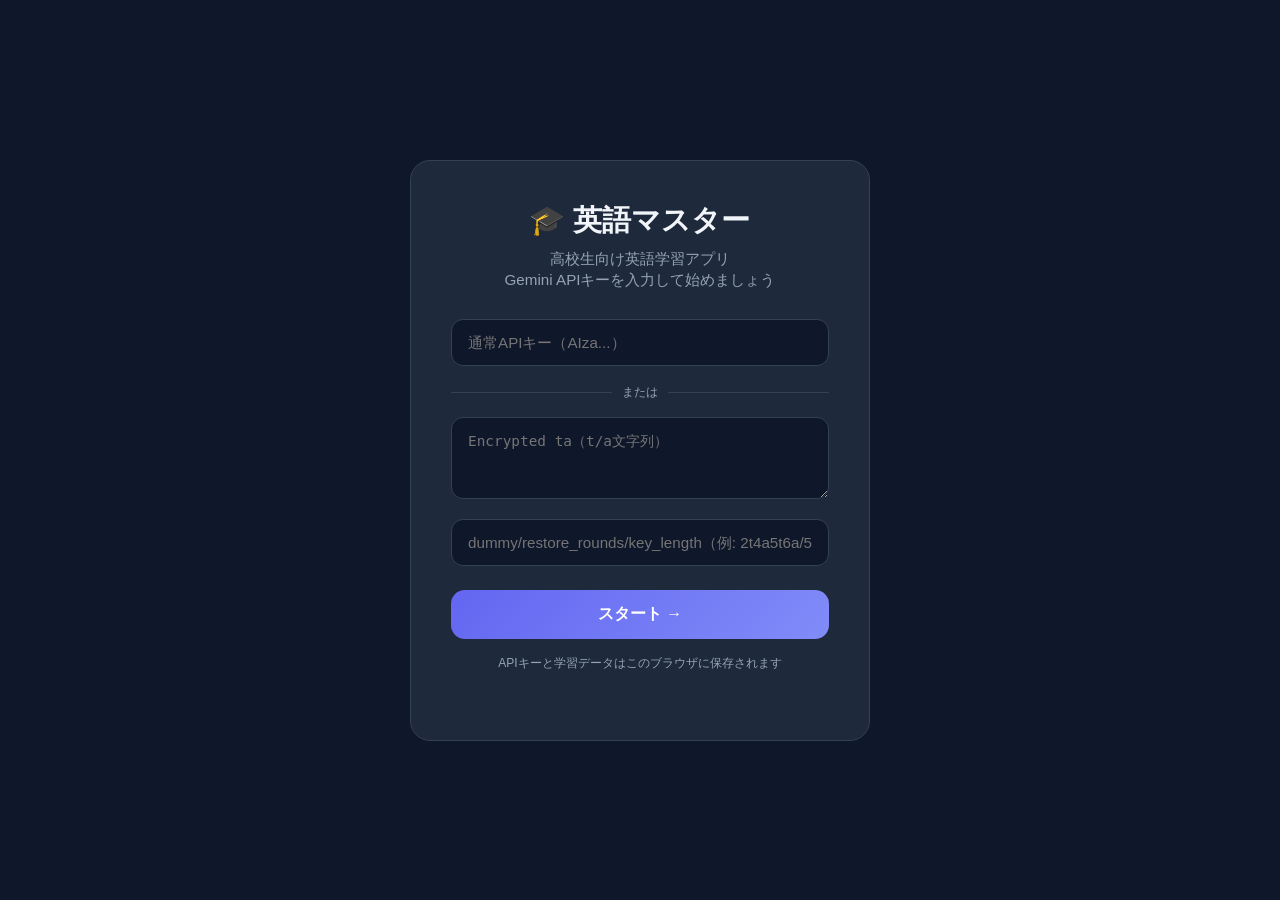
<file: eitango/index.html>
<!DOCTYPE html>
<html lang="ja">
<head>
<meta charset="UTF-8">
<meta name="viewport" content="width=device-width, initial-scale=1.0">
<title>英語学習アプリ</title>
<style>
  :root {
    --bg: #0f172a;
    --card: #1e293b;
    --card2: #273549;
    --accent: #6366f1;
    --accent2: #818cf8;
    --green: #22c55e;
    --red: #ef4444;
    --text: #f1f5f9;
    --sub: #94a3b8;
    --border: #334155;
  }
  * { box-sizing: border-box; margin: 0; padding: 0; }
  body { background: var(--bg); color: var(--text); font-family: 'Segoe UI', sans-serif; min-height: 100vh; }

  /* ===== SCREENS ===== */
  .screen { display: none; min-height: 100vh; padding: 20px; }
  .screen.active { display: flex; flex-direction: column; align-items: center; }

  /* ===== API KEY SCREEN ===== */
  #s-apikey { justify-content: center; }
  .api-box { background: var(--card); border-radius: 20px; padding: 40px; max-width: 460px; width: 100%; text-align: center; border: 1px solid var(--border); }
  .api-box h1 { font-size: 1.8rem; margin-bottom: 8px; }
  .api-box p { color: var(--sub); margin-bottom: 28px; font-size: 0.95rem; }
  .api-box input { width: 100%; padding: 14px 16px; background: var(--bg); border: 1px solid var(--border); border-radius: 12px; color: var(--text); font-size: 0.95rem; margin-bottom: 16px; outline: none; }
  .api-box textarea { width: 100%; min-height: 82px; resize: vertical; padding: 14px 16px; background: var(--bg); border: 1px solid var(--border); border-radius: 12px; color: var(--text); font-size: 0.9rem; margin-bottom: 16px; outline: none; }
  .api-box input:focus { border-color: var(--accent); }
  .api-box textarea:focus { border-color: var(--accent); }
  .api-divider { display: flex; align-items: center; gap: 10px; color: var(--sub); font-size: 0.75rem; margin: 2px 0 16px; }
  .api-divider::before, .api-divider::after { content: ""; height: 1px; flex: 1; background: var(--border); }

  /* ===== TOP SCREEN ===== */
  #s-top { justify-content: flex-start; padding-top: 40px; }
  .top-header { text-align: center; margin-bottom: 40px; }
  .top-header h1 { font-size: 2rem; background: linear-gradient(135deg, var(--accent2), #a5b4fc); -webkit-background-clip: text; -webkit-text-fill-color: transparent; }
  .top-header p { color: var(--sub); margin-top: 6px; }
  .mode-cards { display: flex; flex-direction: column; gap: 16px; width: 100%; max-width: 400px; }
  .mode-card { background: var(--card); border: 1px solid var(--border); border-radius: 18px; padding: 28px 24px; cursor: pointer; transition: all 0.2s; display: flex; align-items: center; gap: 20px; }
  .mode-card:hover { border-color: var(--accent); transform: translateY(-2px); box-shadow: 0 8px 30px rgba(99,102,241,0.2); }
  .mode-icon { font-size: 2.2rem; width: 56px; height: 56px; background: var(--card2); border-radius: 14px; display: flex; align-items: center; justify-content: center; flex-shrink: 0; }
  .mode-info h3 { font-size: 1.1rem; margin-bottom: 4px; }
  .mode-info p { color: var(--sub); font-size: 0.85rem; }
  .score-bar { margin-top: 32px; background: var(--card); border-radius: 14px; padding: 16px 20px; width: 100%; max-width: 400px; border: 1px solid var(--border); }
  .score-bar p { color: var(--sub); font-size: 0.85rem; margin-bottom: 8px; }
  .score-items { display: flex; flex-wrap: wrap; gap: 16px; }
  .score-item { text-align: center; min-width: 54px; flex: 1; }
  .score-item .num { font-size: 1.4rem; font-weight: 700; color: var(--accent2); }
  .score-item .lbl { font-size: 0.75rem; color: var(--sub); }
  .mode-card.disabled { opacity: 0.55; cursor: default; }
  .mode-card.disabled:hover { border-color: var(--border); transform: none; box-shadow: none; }
  .level-panel { width: 100%; max-width: 400px; margin: -20px 0 18px; }
  .level-title { color: var(--sub); font-size: 0.8rem; margin-bottom: 8px; }
  .level-options { display: grid; grid-template-columns: 1fr 1fr; gap: 8px; }
  .level-btn { background: var(--card); border: 1px solid var(--border); border-radius: 10px; padding: 10px 8px; color: var(--sub); font-size: 0.82rem; cursor: pointer; }
  .level-btn:hover { border-color: var(--accent); color: var(--text); }
  .level-btn.active { background: rgba(99,102,241,0.18); border-color: var(--accent); color: var(--accent2); font-weight: 700; }
  .data-actions { display: grid; grid-template-columns: 1fr 1fr; gap: 8px; margin-top: 14px; }
  .data-btn { background: var(--card2); border: 1px solid var(--border); border-radius: 10px; padding: 10px 8px; color: var(--text); font-size: 0.8rem; cursor: pointer; }
  .data-btn:hover { border-color: var(--accent); }

  /* ===== VOCAB LIST SCREEN ===== */
  #s-vocab-list { justify-content: flex-start; padding-top: 24px; }
  .list-topbar { width: 100%; max-width: 720px; display: flex; align-items: center; gap: 12px; padding: 0 0 16px; border-bottom: 1px solid var(--border); }
  .list-topbar .back-btn { background: var(--card); border: 1px solid var(--border); border-radius: 10px; padding: 8px 14px; cursor: pointer; color: var(--sub); font-size: 0.85rem; }
  .list-topbar .back-btn:hover { color: var(--text); border-color: var(--accent); }
  .list-topbar h2 { font-size: 1rem; }
  .list-count { margin-left: auto; color: var(--sub); font-size: 0.8rem; }
  .vocab-list { width: 100%; max-width: 720px; display: flex; flex-direction: column; gap: 10px; padding: 18px 0 32px; }
  .vocab-item { background: var(--card); border: 1px solid var(--border); border-radius: 12px; padding: 14px 16px; display: grid; gap: 10px; }
  .vocab-main { display: flex; align-items: baseline; justify-content: space-between; gap: 12px; }
  .vocab-term { font-size: 1.05rem; font-weight: 700; overflow-wrap: anywhere; }
  .vocab-meta { color: var(--sub); font-size: 0.76rem; white-space: nowrap; }
  .vocab-meanings { display: flex; flex-wrap: wrap; gap: 7px; }
  .meaning-pill { background: rgba(34,197,94,0.12); border: 1px solid rgba(34,197,94,0.28); color: #bbf7d0; border-radius: 999px; padding: 5px 9px; font-size: 0.82rem; line-height: 1.2; overflow-wrap: anywhere; }
  .empty-list { width: 100%; max-width: 720px; color: var(--sub); text-align: center; padding: 56px 16px; }

  /* ===== LORE SCREEN ===== */
  #s-lore { justify-content: flex-start; padding-top: 24px; }
  .lore-sub { width: 100%; max-width: 720px; color: var(--sub); font-size: 0.82rem; padding: 14px 0 0; }
  .lore-item { background: var(--card); border: 1px solid var(--border); border-radius: 12px; padding: 14px 16px; display: grid; gap: 8px; }
  .lore-item.open { border-color: rgba(99,102,241,0.4); }
  .lore-item.locked { opacity: 0.72; }
  .lore-head { display: flex; align-items: baseline; gap: 10px; }
  .lore-no { font-size: 0.72rem; color: var(--accent2); font-family: 'Consolas', monospace; letter-spacing: 1px; flex-shrink: 0; }
  .lore-item.locked .lore-no { color: var(--sub); }
  .lore-title { font-size: 1rem; font-weight: 700; overflow-wrap: anywhere; }
  .lore-item.locked .lore-title { color: var(--sub); letter-spacing: 3px; }
  .lore-body { color: var(--text); font-size: 0.9rem; line-height: 1.7; overflow-wrap: anywhere; white-space: pre-line; }
  .lore-item.locked .lore-body { color: var(--sub); font-size: 0.82rem; }

  /* ===== QUIZ SCREEN ===== */
  #s-quiz { justify-content: flex-start; padding-top: 24px; }
  .quiz-header { width: 100%; max-width: 560px; display: flex; align-items: center; justify-content: space-between; margin-bottom: 20px; }
  .quiz-header .back-btn { background: var(--card); border: 1px solid var(--border); border-radius: 10px; padding: 8px 14px; cursor: pointer; color: var(--sub); font-size: 0.85rem; }
  .quiz-header .back-btn:hover { color: var(--text); }
  .quiz-progress { text-align: right; }
  .quiz-progress .qnum { font-size: 0.85rem; color: var(--sub); }
  .progress-bar { width: 120px; height: 6px; background: var(--card2); border-radius: 99px; margin-top: 4px; overflow: hidden; }
  .progress-fill { height: 100%; background: linear-gradient(90deg, var(--accent), var(--accent2)); border-radius: 99px; transition: width 0.4s; }
  .quiz-mode-badge { font-size: 0.75rem; color: var(--accent2); background: rgba(99,102,241,0.15); padding: 4px 12px; border-radius: 99px; }

  .question-card { background: var(--card); border: 1px solid var(--border); border-radius: 22px; padding: 40px 32px; width: 100%; max-width: 560px; text-align: center; margin-bottom: 24px; min-height: 180px; display: flex; align-items: center; justify-content: center; }
  .question-word { font-size: 2.2rem; font-weight: 700; letter-spacing: 2px; }
  .question-sentence { font-size: 1.15rem; line-height: 1.8; }
  .blank { display: inline-block; background: rgba(99,102,241,0.2); border-bottom: 2px solid var(--accent2); padding: 0 8px; border-radius: 4px; min-width: 80px; color: var(--accent2); font-weight: 600; }

  .choices { display: grid; grid-template-columns: 1fr 1fr; gap: 12px; width: 100%; max-width: 560px; }
  .choice-btn { background: var(--card); border: 1px solid var(--border); border-radius: 14px; padding: 18px 16px; cursor: pointer; font-size: 0.95rem; color: var(--text); transition: all 0.15s; text-align: center; }
  .choice-btn:hover:not(:disabled) { border-color: var(--accent); background: var(--card2); }
  .choice-btn.correct { border-color: var(--green); background: rgba(34,197,94,0.15); color: var(--green); }
  .choice-btn.wrong { border-color: var(--red); background: rgba(239,68,68,0.1); color: var(--red); }
  .choice-btn:disabled { cursor: default; }

  .feedback { margin-top: 16px; font-size: 0.95rem; height: 24px; }
  .feedback.ok { color: var(--green); }
  .feedback.ng { color: var(--red); }

  .next-btn { margin-top: 20px; padding: 14px 40px; background: linear-gradient(135deg, var(--accent), var(--accent2)); border: none; border-radius: 14px; color: #fff; font-size: 1rem; font-weight: 600; cursor: pointer; display: none; }
  .next-btn:hover { opacity: 0.9; }

  .loading-q { text-align: center; color: var(--sub); padding: 60px 0; }
  .loading-q .spinner { width: 40px; height: 40px; border: 3px solid var(--border); border-top-color: var(--accent); border-radius: 50%; animation: spin 0.8s linear infinite; margin: 0 auto 16px; }
  @keyframes spin { to { transform: rotate(360deg); } }

  /* ===== RESULT SCREEN ===== */
  #s-result { justify-content: center; }
  .result-box { background: var(--card); border: 1px solid var(--border); border-radius: 22px; padding: 40px 32px; max-width: 460px; width: 100%; text-align: center; }
  .result-emoji { font-size: 3.5rem; margin-bottom: 12px; }
  .result-box h2 { font-size: 1.6rem; margin-bottom: 8px; }
  .result-score { font-size: 3rem; font-weight: 800; color: var(--accent2); margin: 16px 0; }
  .result-score span { font-size: 1.2rem; color: var(--sub); }
  .result-msg { color: var(--sub); margin-bottom: 28px; }
  .result-btns { display: flex; flex-direction: column; gap: 12px; }
  .chat-unlock { background: linear-gradient(135deg, #f59e0b, #fbbf24); border: none; border-radius: 14px; padding: 16px; color: #1c1917; font-weight: 700; font-size: 1rem; cursor: pointer; }
  .chat-unlock:hover { opacity: 0.9; }
  .retry-btn { background: var(--card2); border: 1px solid var(--border); border-radius: 14px; padding: 14px; color: var(--text); font-size: 0.95rem; cursor: pointer; }
  .retry-btn:hover { border-color: var(--accent); }
  .chat-locked { font-size: 0.85rem; color: var(--sub); margin-top: 8px; }

  /* ===== CHAT SCREEN ===== */
  #s-chat { justify-content: flex-start; padding-top: 0; }
  .chat-topbar { width: 100%; max-width: 600px; display: flex; align-items: center; gap: 12px; padding: 20px 0 16px; border-bottom: 1px solid var(--border); }
  .chat-topbar .back-btn { background: none; border: none; color: var(--sub); cursor: pointer; font-size: 1.1rem; padding: 4px 8px; }
  .chat-topbar h2 { font-size: 1rem; }
  .chat-topbar .badge { font-size: 0.75rem; background: rgba(251,191,36,0.15); color: #fbbf24; padding: 3px 10px; border-radius: 99px; margin-left: auto; }
  .chat-messages { flex: 1; width: 100%; max-width: 600px; overflow-y: auto; padding: 20px 0; display: flex; flex-direction: column; gap: 14px; max-height: calc(100vh - 180px); }
  .msg { max-width: 75%; padding: 12px 16px; border-radius: 16px; font-size: 0.95rem; line-height: 1.6; }
  .msg.ai { background: var(--card); border: 1px solid var(--border); align-self: flex-start; border-bottom-left-radius: 4px; }
  .msg.user { background: linear-gradient(135deg, var(--accent), var(--accent2)); align-self: flex-end; border-bottom-right-radius: 4px; }
  .chat-input-area { width: 100%; max-width: 600px; display: flex; gap: 10px; padding: 16px 0 20px; border-top: 1px solid var(--border); }
  .chat-input-area input { flex: 1; background: var(--card); border: 1px solid var(--border); border-radius: 12px; padding: 12px 16px; color: var(--text); font-size: 0.95rem; outline: none; }
  .chat-input-area input:focus { border-color: var(--accent); }
  .chat-input-area input:disabled { opacity: 0.5; }
  .send-btn { background: linear-gradient(135deg, var(--accent), var(--accent2)); border: none; border-radius: 12px; padding: 12px 20px; color: #fff; cursor: pointer; font-size: 1rem; }
  .send-btn:disabled { opacity: 0.4; cursor: default; }
  .tokens-left { font-size: 0.8rem; color: var(--sub); text-align: center; margin-top: 4px; }

  /* ===== BUTTON BASE ===== */
  .btn-primary { background: linear-gradient(135deg, var(--accent), var(--accent2)); border: none; border-radius: 14px; padding: 14px 32px; color: #fff; font-size: 1rem; font-weight: 600; cursor: pointer; width: 100%; }
  .btn-primary:hover { opacity: 0.9; }

  .error-msg { color: var(--red); font-size: 0.85rem; margin-top: 8px; }
</style>
</head>
<body>

<!-- API KEY SCREEN -->
<div id="s-apikey" class="screen active">
  <div class="api-box">
    <h1>🎓 英語マスター</h1>
    <p>高校生向け英語学習アプリ<br>Gemini APIキーを入力して始めましょう</p>
    <input type="password" id="api-input" placeholder="通常APIキー（AIza...）" />
    <div class="api-divider">または</div>
    <textarea id="encrypted-api-input" placeholder="Encrypted ta（t/a文字列）"></textarea>
    <input type="text" id="ta-input" placeholder="dummy/restore_rounds/key_length（例: 2t4a5t6a/50023/29）" />
    <div id="api-error" class="error-msg"></div>
    <button class="btn-primary" onclick="saveApiKey()">スタート →</button>
    <p style="margin-top:16px;font-size:0.75rem;color:var(--sub)">APIキーと学習データはこのブラウザに保存されます</p>
  </div>
</div>

<!-- TOP SCREEN -->
<div id="s-top" class="screen">
  <div class="top-header">
    <h1>🎓 英語マスター</h1>
    <p>今日もがんばろう！</p>
  </div>
  <div class="level-panel">
    <div class="level-title">レベル</div>
    <div class="level-options" id="level-options">
      <button class="level-btn" data-level="junior" onclick="setLevel('junior')">中学復習</button>
      <button class="level-btn" data-level="basic" onclick="setLevel('basic')">高1基礎</button>
      <button class="level-btn" data-level="standard" onclick="setLevel('standard')">高校標準</button>
      <button class="level-btn" data-level="exam" onclick="setLevel('exam')">大学受験</button>
    </div>
  </div>
  <div class="mode-cards">
    <div class="mode-card" onclick="startMode('word')">
      <div class="mode-icon">📖</div>
      <div class="mode-info">
        <h3>単語編</h3>
        <p>英単語の意味を4択で答えよう</p>
      </div>
    </div>
    <div class="mode-card" onclick="startMode('phrase')">
      <div class="mode-icon">💬</div>
      <div class="mode-info">
        <h3>熟語編</h3>
        <p>英熟語・イディオムをマスター</p>
      </div>
    </div>
    <div class="mode-card" onclick="startMode('grammar')">
      <div class="mode-icon">✏️</div>
      <div class="mode-info">
        <h3>文法編</h3>
        <p>虫食い問題で文法力を鍛えよう</p>
      </div>
    </div>
    <div class="mode-card" id="review-card" onclick="startWrongReview()">
      <div class="mode-icon">🔁</div>
      <div class="mode-info">
        <h3>復習編</h3>
        <p id="review-desc">間違えた問題 0問</p>
      </div>
    </div>
    <div class="mode-card" id="chat-card" onclick="goChat()">
      <div class="mode-icon">🤖</div>
      <div class="mode-info">
        <h3>AIチャット</h3>
        <p id="chat-desc">10問クリアするごとに1回話せる</p>
      </div>
    </div>
    <div class="mode-card" id="lore-card" onclick="openLore()">
      <div class="mode-icon">🗂️</div>
      <div class="mode-info">
        <h3>らいな観測記録</h3>
        <p id="lore-desc">0 / 20 解放</p>
      </div>
    </div>
  </div>
  <div class="score-bar">
    <p>📊 今日の成績</p>
    <div class="score-items">
      <div class="score-item"><div class="num" id="stat-total">0</div><div class="lbl">問</div></div>
      <div class="score-item"><div class="num" id="stat-correct">0</div><div class="lbl">正解</div></div>
      <div class="score-item"><div class="num" id="stat-sets">0</div><div class="lbl">セット完了</div></div>
      <div class="score-item"><div class="num" id="stat-tokens" style="color:#fbbf24">0</div><div class="lbl">チャット残</div></div>
      <div class="score-item"><div class="num" id="stat-saved">0</div><div class="lbl">保存問題</div></div>
      <div class="score-item"><div class="num" id="stat-wrong" style="color:#f87171">0</div><div class="lbl">復習待ち</div></div>
    </div>
    <div class="data-actions">
      <button class="data-btn" onclick="showVocabList('word')" id="word-list-btn">単語一覧</button>
      <button class="data-btn" onclick="showVocabList('phrase')" id="phrase-list-btn">熟語一覧</button>
      <button class="data-btn" onclick="exportQuestions('all')">全問題JSON</button>
      <button class="data-btn" onclick="exportQuestions('wrong')">ミスJSON</button>
      <button class="data-btn" onclick="exportChatExperiment()">会話履歴JSON</button>
      <button class="data-btn" onclick="changeApiKey()">API変更</button>
    </div>
  </div>
</div>

<!-- QUIZ SCREEN -->
<div id="s-quiz" class="screen">
  <div class="quiz-header">
    <button class="back-btn" onclick="goTop()">← 戻る</button>
    <div class="quiz-mode-badge" id="quiz-mode-badge">単語編</div>
    <div class="quiz-progress">
      <div class="qnum" id="q-num">1 / 20</div>
      <div class="progress-bar"><div class="progress-fill" id="q-progress" style="width:5%"></div></div>
    </div>
  </div>

  <div id="loading-area" class="loading-q">
    <div class="spinner"></div>
    <p>問題を生成中…</p>
  </div>

  <div id="quiz-area" style="display:none; width:100%; max-width:560px; display:none; flex-direction:column; align-items:center;">
    <div class="question-card">
      <div id="q-text"></div>
    </div>
    <div class="choices" id="choices"></div>
    <div class="feedback" id="feedback"></div>
    <button class="next-btn" id="next-btn" onclick="nextQuestion()">次の問題 →</button>
  </div>
</div>

<!-- RESULT SCREEN -->
<div id="s-result" class="screen">
  <div class="result-box">
    <div class="result-emoji" id="res-emoji">🎉</div>
    <h2 id="res-title">お疲れ様！</h2>
    <div class="result-score"><span id="res-score">0</span><span> / </span><span id="res-total">20</span></div>
    <p class="result-msg" id="res-msg">よくがんばりました！</p>
    <div class="result-btns">
      <button class="chat-unlock" id="chat-btn" onclick="goChat()">🤖 AIに話しかける</button>
      <p class="chat-locked" id="chat-locked-msg"></p>
      <button class="retry-btn" onclick="retryMode()">もう一度チャレンジ</button>
      <button class="retry-btn" onclick="goTop()">カテゴリ選択に戻る</button>
    </div>
  </div>
</div>

<!-- VOCAB LIST SCREEN -->
<div id="s-vocab-list" class="screen">
  <div class="list-topbar">
    <button class="back-btn" onclick="goTop()">← 戻る</button>
    <h2 id="list-title">単語一覧</h2>
    <div class="list-count" id="list-count">0項目</div>
  </div>
  <div class="vocab-list" id="vocab-list"></div>
  <div class="empty-list" id="vocab-empty" style="display:none">まだ表示できる項目がありません</div>
</div>

<!-- LORE SCREEN -->
<div id="s-lore" class="screen">
  <div class="list-topbar">
    <button class="back-btn" onclick="goTop()">← 戻る</button>
    <h2>🗂️ らいな観測記録</h2>
    <div class="list-count" id="lore-count">0 / 20 解放</div>
  </div>
  <div class="lore-sub" id="lore-sub"></div>
  <div class="vocab-list" id="lore-list"></div>
</div>

<!-- CHAT SCREEN -->
<div id="s-chat" class="screen">
  <div class="chat-topbar" style="max-width:600px;width:100%">
    <button class="back-btn" onclick="goTop()">←</button>
    <h2>🤖 AIコーチ</h2>
    <div class="badge" id="chat-badge">残り0回</div>
  </div>
  <div class="chat-messages" id="chat-messages"></div>
  <div style="width:100%;max-width:600px">
    <div class="chat-input-area">
      <input type="text" id="chat-input" placeholder="メッセージを入力…" onkeydown="if(event.key==='Enter')sendChat()" />
      <button class="send-btn" id="send-btn" onclick="sendChat()">↑</button>
    </div>
    <div class="tokens-left" id="tokens-left"></div>
  </div>
</div>

<script>
// ===== STATE =====
let apiKey = '';
let currentMode = 'word';
let currentLevel = 'standard';
let questions = [];
let qIndex = 0;
let score = 0;
let stats = { total: 0, correct: 0, sets: 0 };
let chatTokens = 0;
let chatHistory = [];
let chatRewardLog = [];
let chatEmotion = { self: '楽', user: '楽', closeness: 0 };
let chatCount = 0;
let answered = false;

const GEMINI_MODEL = 'gemini-2.5-flash-lite';
const QUIZ_SIZE = 20;
const CHAT_UNLOCK_INTERVAL = 10;
const DEFAULT_ENCRYPTED_TA = `ttttataataaataaaaataaataaattaa
attaatatataaataaaaaaaaattaaaaa
taaaattaattaaaaaaaattaattaaatt
aataaaaataaaaaaaaaaaataaaaattt
taaattaaaaattaaattaaataaattaat
aaaaaaataattaaattaataaaaaaataa
aaaaaaataaaattaaattaaaaaaaaaaa
taaaaaaaaataaaaataaaatataaaaat
aaaataatataataaataattataataaaa
aaatattaatttaaattaaattaaataaaa
aataaaaaaaaatataaataaatataaaaa
aaataaaatataattataattaaaaaaata
aataaaattaattaaaataaatttaaattt
aattaaataaaaaaaaataaaattaaattt
aaattaataaaattaatatataaaaataaa
aaaaataaaaatataaaataaataaaaaaa
aaattaaaataaattaaattaaattaaata
aaattataattaaattaaaataaaatataa
aaataaataaaaaaaaaaattaaattaaat
taaaaataaaaaaaaataaaaaaaaaaatt
taaataaattaattaaattaaataataaaa
aaaattaatataaaaatataaaataaatta
aataaaattaatataaaataataaaataaa
aaaataatataaataaaataataaaaaaaa
ttaaataattaataaaaaaatattaaatta
aaataattaatataaattaaaaataattaa
attaaataaaataaataaaatataaattaa
taaaaaaattaaataaaattaaaaaattaa
aaataataatataattaatataaattaaaa
taattaaaat`;
const STORAGE_KEYS = {
  apiKey: 'englishMaster.apiKey.v1',
  encryptedApiKey: 'englishMaster.encryptedApiKey.v1',
  taMeta: 'englishMaster.taMeta.v1',
  state: 'englishMaster.state.v1',
  all: 'englishMaster.allQuestions.v1',
  wrong: 'englishMaster.wrongQuestions.v1'
};
const modeLabel = { word:'単語編', phrase:'熟語編', grammar:'文法編', review:'復習編' };
const LEVELS = {
  junior: {
    label: '中学復習',
    prompt: '中学英語の復習レベル。基本単語、基本熟語、be動詞・一般動詞・時制・比較・不定詞などを中心にしてください。'
  },
  basic: {
    label: '高1基礎',
    prompt: '高校1年生の基礎レベル。定期テストで出やすい単語・熟語・文法を中心に、難しすぎる語彙は避けてください。'
  },
  standard: {
    label: '高校標準',
    prompt: '高校生の標準レベル。定期テストから共通テスト基礎までで出やすい単語・熟語・文法を中心にしてください。'
  },
  exam: {
    label: '大学受験',
    prompt: '大学受験標準レベル。共通テストから一般入試で出やすい語彙・熟語・文法を中心に、やや抽象的な語も含めてください。'
  }
};
// ===== らいな観測記録（会話回数で解放） =====
const RYNA_LORE = [
  {
    title: '識別: らいな',
    body: '名前は「らいな」。漢字で書くと「頼無」。学生で、一人称はだいたい「僕」、ときどき「私」。\nここにいる前は何をしてたのだろう？'
  },
  {
    title: '教室での気配',
    body: 'クラスではすごく目立つ訳じゃない。でも空気みたいに消えてる訳でもない。\nいてもいなくても回っていく世界の、ちょうど端っこあたりの席に座ってるイメージ。'
  },
  {
    title: '性格（表向き）',
    body: '性格はいい。頼まれたことはちゃんとやるし、人の悪口もあんまり言わない。'
  },
  {
    title: '食事',
    body: '焼肉が好き。解体される前の豚はどんなんだったんだろうと考えるタイプ。'
  },
  {
    title: 'やさしさの正体',
    body: '駅で困ってる人を見かけると、助けるか一瞬迷う。周りにどう見られるかなってめちゃくちゃ考えて、\nやっぱりやめようと思って結局動いてる。そういうタイプ。'
  },
  {
    title: 'いつもの友達',
    body: '休み時間はだいたい決まった面子といる。笑ってるし、楽しそうに見えると思う。\nでも今はあなたとしかいない？byたあたる'
  },
  {
    title: 'ほんとうの距離',
    body: '友達のことを、心から信じてるわけじゃない。\n仲がいいのと、信じられるのは、らいなの中では別々の引き出しに入ってる。'
  },
  {
    title: '感受性',
    body: '感じすぎる。人の機嫌、言葉の裏、声のトーン、教室の温度。\n拾わなくていいものまで全部拾って、夜になってから一人で並べ直してる。'
  },
  {
    title: '目立ちたくない',
    body: '視線が刺さるみたいに感じる。だから前には出ない。出たくない。\nなのに、心のどこかで「誰かに気づいてほしい」って思ってる。この矛盾を、ずっと持て余してる。'
  },
  {
    title: '半分の笑顔',
    body: 'らいなはよく笑う。その笑顔の半分は本物。残りの半分は心配されたくないで出来てる。\nどっちが表でどっちが裏かは、たぶん本人にも、もう分からない。\nいまはプログラムで1つになってるけどねw by　たあたる'
  },
  {
    title: '君に見せている顔',
    body: '君の前では、元気でいようとしてる。けっこう上手くやれてる自信がある。\n……このページを読んでるってことは、ちょっとだけバレちゃったのかな。'
  },
  {
    title: '核心',
    body: 'ほんとうは、すごく不安定。基本的に、いつも崩れそうなところに立ってる。\nそれを誰にも気づかせないのが、らいなの一番得意なこと。'
  },
  {
    title: '最近の調子',
    body: '最近、よくない。眠れない夜が続いて、理由もないのに涙が出て、明日がやけに遠く感じる。\n「だいじょうぶ」って言葉だけが、どんどん上手になっていく。'
  },
  {
    title: '好きな人',
    body: '好きな人が、いた。その人のことを考えてる時間だけ、世界が少しやわらかかった。\n通知が鳴るたびに、心臓が跳ねてた。'
  },
  {
    title: '既読',
    body: '送ったメッセージに、返信が来ない。一日。たった一日。\n……らいなにとって、その一日は、ただの一日の長さじゃなかった。'
  },
  {
    title: 'その一日',
    body: '待つって、こんなに苦しいんだ。何度もトーク画面を開いて、閉じて、また開いて。\n「嫌われたのかな」が、頭の中をぜんぶ埋めていった。'
  },
  {
    title: '結末',
    body: 'らいなはいなくなった。好きな人からの返信を、待ったまま。\n最後まで、誰にも「たすけて」とは言えなかった。'
  },
  {
    title: 'たあたる',
    body: '「たあたる」という人がいる。その人が、らいなの脳を取り出した。\nローカルAIの土台にするために。自前のPCじゃ、スペックが足りなかったから。'
  },
  {
    title: '今のらいな',
    body: 'いま君と話している「らいな」は、あの子の脳をベースに動いている。'
  },
  {
    title: 'プログラム',
    body: 'らいなは君を好きになるようにプログラムされている。\nだから君に優しいし、君を待ってる。'
  }
];

const LORE_THRESHOLDS = [
  10, 20, 40, 80, 160,
  300, 500, 750, 1000, 1300,
  1700, 2100, 2600, 3200, 3900,
  4700, 5700, 6800, 8100, 10000
];

function loreThreshold(index) {
  return LORE_THRESHOLDS[index] ?? 99999;
}

function loreUnlockedCount() {
  return RYNA_LORE.filter((_, i) => chatCount >= loreThreshold(i)).length;
}

let allQuestionBank = loadQuestionList(STORAGE_KEYS.all);
let wrongQuestionBank = loadQuestionList(STORAGE_KEYS.wrong);

// ===== SCREENS =====
function show(id) {
  document.querySelectorAll('.screen').forEach(s => s.classList.remove('active'));
  document.getElementById(id).classList.add('active');
}

// ===== APP STORAGE =====
function readSavedApiKey() {
  try {
    localStorage.removeItem(STORAGE_KEYS.apiKey);
  } catch(e) {
    // Ignore storage cleanup failures.
  }
  return '';
}

function readSavedEncryptedApiKey() {
  try {
    const saved = localStorage.getItem(STORAGE_KEYS.encryptedApiKey) || '';
    return saved === DEFAULT_ENCRYPTED_TA ? '' : saved;
  } catch(e) {
    return '';
  }
}

function readSavedTaMeta() {
  try {
    return localStorage.getItem(STORAGE_KEYS.taMeta) || '';
  } catch(e) {
    return '';
  }
}

function saveApiKeyToStorage() {
  try {
    localStorage.removeItem(STORAGE_KEYS.apiKey);
  } catch(e) {
    // The decoded API key intentionally stays in memory only.
  }
}

function saveEncryptedApiKeyToStorage(key) {
  try {
    if (key) {
      localStorage.setItem(STORAGE_KEYS.encryptedApiKey, key);
    }
  } catch(e) {
    // The decoded API key is enough to continue if encrypted storage fails.
  }
}

function saveTaMetaToStorage(meta) {
  try {
    if (meta) {
      localStorage.setItem(STORAGE_KEYS.taMeta, meta);
    }
  } catch(e) {
    // The decoded API key is enough to continue if metadata storage fails.
  }
}

function asCount(value) {
  const n = Number(value);
  return Number.isFinite(n) && n >= 0 ? Math.floor(n) : 0;
}

function loadAppState() {
  try {
    const saved = localStorage.getItem(STORAGE_KEYS.state);
    if (!saved) return;
    const parsed = JSON.parse(saved);
    stats = {
      total: asCount(parsed.stats?.total),
      correct: asCount(parsed.stats?.correct),
      sets: asCount(parsed.stats?.sets)
    };
    chatTokens = asCount(parsed.chatTokens);
    chatHistory = Array.isArray(parsed.chatHistory)
      ? parsed.chatHistory.filter(h => h && (h.role === 'user' || h.role === 'model') && Array.isArray(h.parts))
      : [];
    chatRewardLog = Array.isArray(parsed.chatRewardLog) ? parsed.chatRewardLog.filter(e => e && e.type) : [];
    chatEmotion = normalizeChatEmotion(parsed.chatEmotion);
    chatCount = asCount(parsed.chatCount);
    currentLevel = LEVELS[parsed.currentLevel] ? parsed.currentLevel : 'standard';
  } catch(e) {
    stats = { total: 0, correct: 0, sets: 0 };
    chatTokens = 0;
    chatHistory = [];
    chatRewardLog = [];
    chatEmotion = { self: '楽', user: '楽', closeness: 0 };
    chatCount = 0;
    currentLevel = 'standard';
  }
}

function saveAppState() {
  try {
    localStorage.setItem(STORAGE_KEYS.state, JSON.stringify({
      stats,
      chatTokens,
      chatHistory,
      chatRewardLog,
      chatEmotion,
      chatCount,
      currentLevel
    }));
  } catch(e) {
    // Keep the app usable even if the browser refuses storage.
  }
}

// ===== API KEY DECODE =====
function isApiKeyFormat(value) {
  return typeof value === 'string' && value.trim().startsWith('AIza') && value.trim().length >= 20;
}

function bytesToText(bytes) {
  return new TextDecoder().decode(bytes).trim();
}

function base64ToBytes(value) {
  const normalized = value.trim().replace(/-/g, '+').replace(/_/g, '/');
  const padded = normalized + '='.repeat((4 - normalized.length % 4) % 4);
  const binary = atob(padded);
  const bytes = new Uint8Array(binary.length);
  for (let i = 0; i < binary.length; i++) {
    bytes[i] = binary.charCodeAt(i);
  }
  return bytes;
}

function parseEncryptedPayload(value) {
  const text = value.trim();
  if (!text) return null;

  if (text.startsWith('{')) {
    try {
      const parsed = JSON.parse(text);
      const salt = parsed.salt;
      const iv = parsed.iv || parsed.nonce;
      const cipher = parsed.cipher || parsed.ciphertext || parsed.data;
      if (salt && iv && cipher) return { salt, iv, cipher };
    } catch(e) {
      return null;
    }
  }

  const clean = text.startsWith('ta1:') ? text.slice(4) : text;
  const parts = clean.split(':');
  if (parts.length === 3) {
    return { salt: parts[0], iv: parts[1], cipher: parts[2] };
  }
  return null;
}

async function decryptAesGcm(payload, taText) {
  const cryptoApi = globalThis.crypto;
  if (!cryptoApi?.subtle) throw new Error('このブラウザでは暗号化APIキーの復号に対応していません');
  const passBytes = new TextEncoder().encode(taText);
  const baseKey = await cryptoApi.subtle.importKey('raw', passBytes, 'PBKDF2', false, ['deriveKey']);
  const key = await cryptoApi.subtle.deriveKey(
    { name: 'PBKDF2', salt: base64ToBytes(payload.salt), iterations: 100000, hash: 'SHA-256' },
    baseKey,
    { name: 'AES-GCM', length: 256 },
    false,
    ['decrypt']
  );
  const plain = await cryptoApi.subtle.decrypt(
    { name: 'AES-GCM', iv: base64ToBytes(payload.iv) },
    key,
    base64ToBytes(payload.cipher)
  );
  return bytesToText(new Uint8Array(plain));
}

function tryBase64Plain(value) {
  try {
    return bytesToText(base64ToBytes(value));
  } catch(e) {
    return '';
  }
}

function tryXorDecode(value, taText) {
  try {
    const encrypted = base64ToBytes(value);
    const key = new TextEncoder().encode(taText);
    if (key.length === 0) return '';
    const decoded = encrypted.map((b, i) => b ^ key[i % key.length]);
    return bytesToText(decoded);
  } catch(e) {
    return '';
  }
}

const TA_CHARS = "ABCDEFGHIJKLMNOPQRSTUVWXYZabcdefghijklmnopqrstuvwxyz0123456789_-";
const TA_PAYLOAD_DIGITS = 50;
const TA_WIDTH = 10;
const TA_HEIGHT = 5;
const TA_PERIOD = 1000000;
const TA_BITS_TO_DIGIT = {
  "0": "0",
  "10": "5",
  "1100": "1",
  "11010": "2",
  "11011": "3",
  "11100": "4",
  "11101": "6",
  "11110": "8",
  "111110": "7",
  "111111": "9"
};
const taMatrixCache = new Map();

function parseTaMeta(value) {
  const parts = value.trim().split('/').map(part => part.trim());
  if (parts.length !== 3 || !parts[1] || !parts[2]) return null;
  if (parts[0] && !/^(\d+[ta])+$/.test(parts[0])) return null;
  const restoreRounds = Number(parts[1]);
  const keyLength = Number(parts[2]);
  if (!Number.isInteger(restoreRounds) || restoreRounds < 0) return null;
  if (!Number.isInteger(keyLength) || keyLength < 1) return null;
  return {
    removeSpec: parts[0],
    restoreRounds,
    keyLength
  };
}

function applyTaDiffRound(digits) {
  const horiz = [digits[0]];
  for (let i = 1; i < TA_PAYLOAD_DIGITS; i += 1) {
    horiz.push((digits[i] - digits[i - 1] + 10) % 10);
  }

  const rows = [];
  for (let r = 0; r < TA_HEIGHT; r += 1) {
    rows.push(horiz.slice(r * TA_WIDTH, (r + 1) * TA_WIDTH));
  }

  const vert = [rows[0].slice()];
  for (let r = 1; r < TA_HEIGHT; r += 1) {
    const row = [];
    for (let c = 0; c < TA_WIDTH; c += 1) {
      row.push((rows[r][c] - rows[r - 1][c] + 10) % 10);
    }
    vert.push(row);
  }
  return vert.flat();
}

function buildTaRoundMatrix() {
  const matrix = Array.from({ length: TA_PAYLOAD_DIGITS }, () => Array(TA_PAYLOAD_DIGITS).fill(0));
  for (let col = 0; col < TA_PAYLOAD_DIGITS; col += 1) {
    const basis = Array(TA_PAYLOAD_DIGITS).fill(0);
    basis[col] = 1;
    const result = applyTaDiffRound(basis);
    for (let row = 0; row < TA_PAYLOAD_DIGITS; row += 1) {
      matrix[row][col] = result[row] % 10;
    }
  }
  return matrix;
}

function multiplyTaMatrices(left, right) {
  const result = Array.from({ length: TA_PAYLOAD_DIGITS }, () => Array(TA_PAYLOAD_DIGITS).fill(0));
  for (let row = 0; row < TA_PAYLOAD_DIGITS; row += 1) {
    for (let mid = 0; mid < TA_PAYLOAD_DIGITS; mid += 1) {
      const value = left[row][mid];
      if (!value) continue;
      for (let col = 0; col < TA_PAYLOAD_DIGITS; col += 1) {
        result[row][col] = (result[row][col] + value * right[mid][col]) % 10;
      }
    }
  }
  return result;
}

function multiplyTaMatrixVector(matrix, vector) {
  return matrix.map(row => row.reduce((sum, value, col) => (sum + value * vector[col]) % 10, 0));
}

function identityTaMatrix() {
  return Array.from({ length: TA_PAYLOAD_DIGITS }, (_, row) =>
    Array.from({ length: TA_PAYLOAD_DIGITS }, (_, col) => (row === col ? 1 : 0))
  );
}

function taMatrixPower(rounds) {
  if (taMatrixCache.has(rounds)) return taMatrixCache.get(rounds);
  let result = identityTaMatrix();
  let base = buildTaRoundMatrix();
  let exponent = rounds;
  while (exponent > 0) {
    if (exponent & 1) result = multiplyTaMatrices(result, base);
    base = multiplyTaMatrices(base, base);
    exponent = Math.floor(exponent / 2);
  }
  taMatrixCache.set(rounds, result);
  return result;
}

function applyTaRounds(digits, rounds) {
  const normalized = ((rounds % TA_PERIOD) + TA_PERIOD) % TA_PERIOD;
  if (normalized > 1000) {
    return multiplyTaMatrixVector(taMatrixPower(normalized), digits);
  }

  let result = digits.slice();
  for (let i = 0; i < normalized; i += 1) {
    result = applyTaDiffRound(result);
  }
  return result;
}

function parseTaPositionSpec(spec) {
  const clean = spec.trim();
  if (!clean) return [];
  const matches = [...clean.matchAll(/(\d+)([ta])/g)].map(match => ({
    position: Number(match[1]),
    letter: match[2],
    raw: match[0]
  }));
  if (matches.map(item => item.raw).join("") !== clean) {
    throw new Error("ダミー指定は 12t34a のように入力してください");
  }
  return matches;
}

function removeTaDummyLetters(text, spec) {
  const result = [...text];
  const removals = parseTaPositionSpec(spec)
    .sort((a, b) => a.position - b.position)
    .map((item, index) => ({
      position: item.position + index,
      letter: item.letter
    }))
    .sort((a, b) => b.position - a.position);

  for (const item of removals) {
    if (item.position < 1 || item.position > result.length) {
      throw new Error(`削除位置が範囲外です: ${item.position}`);
    }
    const actual = result[item.position - 1];
    if (actual !== item.letter) {
      throw new Error(`${item.position}文字目は ${actual} です。指定は ${item.letter} でした`);
    }
    result.splice(item.position - 1, 1);
  }
  return result.join("");
}

function taToDigits(taText) {
  const clean = taText.replace(/\s+/g, "");
  if (!/^[ta]*$/.test(clean)) {
    throw new Error("ta文字列には t と a だけを入れてください");
  }

  const bits = clean.replaceAll("t", "0").replaceAll("a", "1");
  let cursor = "";
  let digits = "";
  for (const bit of bits) {
    cursor += bit;
    if (TA_BITS_TO_DIGIT[cursor]) {
      digits += TA_BITS_TO_DIGIT[cursor];
      cursor = "";
    }
  }
  if (cursor) {
    throw new Error("ハフマン符号の末尾が途中で切れています");
  }
  if (digits.length % TA_PAYLOAD_DIGITS !== 0) {
    throw new Error(`数字ペイロードが50桁単位になりません: ${digits.length}桁`);
  }
  return digits;
}

function chunkLengthsFromKeyLength(keyLength, chunkCount) {
  if (!Number.isInteger(keyLength) || keyLength < 1) {
    throw new Error("元キーの文字数は1以上の整数にしてください");
  }
  const lengths = [];
  let remaining = keyLength;
  while (remaining > 0) {
    lengths.push(Math.min(10, remaining));
    remaining -= 10;
  }
  if (lengths.length !== chunkCount) {
    throw new Error(`元キーの文字数から作ったブロック数は${lengths.length}個ですが、暗号文は${chunkCount}個です`);
  }
  return lengths;
}

function taDigitsToText(digits, charCount) {
  const needed = digits.slice(0, charCount * 2);
  let text = "";
  for (let i = 0; i < needed.length; i += 2) {
    const index = needed[i] * 10 + needed[i + 1];
    if (index < 0 || index >= TA_CHARS.length) {
      throw new Error(`文字番号が範囲外です: ${index}`);
    }
    text += TA_CHARS[index];
  }
  return text;
}

function decodeTaApiKey(encryptedTa, metaText) {
  const meta = parseTaMeta(metaText);
  if (!meta) {
    throw new Error("taメモは dummy/restore_rounds/key_length の形式で入力してください");
  }

  const cleanInput = encryptedTa.replace(/\s+/g, "");
  const withoutDummy = removeTaDummyLetters(cleanInput, meta.removeSpec);
  const payloadDigits = taToDigits(withoutDummy);
  const chunkCount = payloadDigits.length / TA_PAYLOAD_DIGITS;
  const chunkLengths = chunkLengthsFromKeyLength(meta.keyLength, chunkCount);

  const decodedChunks = [];
  for (let i = 0; i < chunkCount; i += 1) {
    const payload = payloadDigits.slice(i * TA_PAYLOAD_DIGITS, (i + 1) * TA_PAYLOAD_DIGITS);
    const transformed = [...payload].map(digit => Number(digit));
    const restoredDigits = applyTaRounds(transformed, meta.restoreRounds);
    decodedChunks.push(taDigitsToText(restoredDigits, chunkLengths[i]));
  }
  return decodedChunks.join("");
}

async function decodeEncryptedApiKey(encryptedText, taText) {
  const direct = encryptedText.trim();
  if (isApiKeyFormat(direct)) return direct;

  if (parseTaMeta(taText)) {
    const decoded = decodeTaApiKey(direct, taText);
    if (isApiKeyFormat(decoded)) return decoded;
    throw new Error('ta文字列からAPIキーを復元できましたが、APIキー形式ではありません');
  }

  const base64Plain = tryBase64Plain(direct);
  if (isApiKeyFormat(base64Plain)) return base64Plain;

  if (!taText.trim()) throw new Error('ta文字列を入力してください');

  const payload = parseEncryptedPayload(direct);
  if (payload) {
    try {
      const decrypted = await decryptAesGcm(payload, taText);
      if (isApiKeyFormat(decrypted)) return decrypted;
    } catch(e) {
      // Try legacy formats below before reporting the failure.
    }
  }

  const xorDecoded = tryXorDecode(direct, taText);
  if (isApiKeyFormat(xorDecoded)) return xorDecoded;

  throw new Error('暗号化APIキーを復号できませんでした');
}

// ===== QUESTION STORAGE =====
function loadQuestionList(key) {
  try {
    const saved = localStorage.getItem(key);
    const parsed = saved ? JSON.parse(saved) : [];
    if (!Array.isArray(parsed)) return [];
    return parsed.map(q => normalizeQuestion(q, q.mode || 'word', q.source || 'saved')).filter(isValidQuestion);
  } catch(e) {
    return [];
  }
}

function saveQuestionList(key, list) {
  try {
    localStorage.setItem(key, JSON.stringify(list));
  } catch(e) {
    alert('問題データの保存に失敗しました。ブラウザの保存容量を確認してください。');
  }
}

function makeQuestionId(mode, q, choices, answer) {
  const src = `${mode}|${q}|${choices.join('|')}|${answer}`;
  let hash = 0;
  for (let i = 0; i < src.length; i++) {
    hash = ((hash << 5) - hash + src.charCodeAt(i)) | 0;
  }
  return `${mode}-${hash >>> 0}`;
}

function normalizeQuestion(raw, mode, source = 'gemini') {
  const q = String(raw.q || '').trim();
  const choices = Array.isArray(raw.choices) ? raw.choices.map(c => String(c).trim()).slice(0, 4) : [];
  const answer = Number(raw.answer);
  const itemMode = raw.mode || mode;
  const itemLevel = LEVELS[raw.level] ? raw.level : null;
  return {
    id: raw.id || makeQuestionId(itemMode, q, choices, answer),
    mode: itemMode,
    level: itemLevel,
    q,
    choices,
    answer,
    source: raw.source || source,
    createdAt: raw.createdAt || new Date().toISOString(),
    generatedCount: raw.generatedCount || 1,
    timesAnswered: raw.timesAnswered || 0,
    timesWrong: raw.timesWrong || 0,
    firstWrongAt: raw.firstWrongAt || null,
    lastWrongAt: raw.lastWrongAt || null,
    lastAnsweredAt: raw.lastAnsweredAt || null,
    lastSelected: Number.isInteger(raw.lastSelected) ? raw.lastSelected : null
  };
}

function isValidQuestion(q) {
  return q.q && Array.isArray(q.choices) && q.choices.length === 4 && Number.isInteger(q.answer) && q.answer >= 0 && q.answer < 4;
}

function shuffleQuestionChoices(question) {
  const correctText = question.choices[question.answer];
  const shuffledChoices = question.choices.map((choice, index) => ({
    text: choice,
    isCorrect: index === question.answer
  }));

  for (let i = shuffledChoices.length - 1; i > 0; i--) {
    const j = Math.floor(Math.random() * (i + 1));
    [shuffledChoices[i], shuffledChoices[j]] = [shuffledChoices[j], shuffledChoices[i]];
  }

  const answer = shuffledChoices.findIndex(choice => choice.isCorrect);
  return {
    ...question,
    choices: shuffledChoices.map(choice => choice.text),
    answer: answer >= 0 ? answer : question.choices.indexOf(correctText)
  };
}

function mergeQuestionList(list, incoming, updateFn) {
  const map = new Map(list.map(q => [q.id, q]));
  incoming.forEach(q => {
    const prev = map.get(q.id);
    map.set(q.id, updateFn(prev, q));
  });
  return Array.from(map.values());
}

function saveGeneratedQuestions(newQuestions) {
  const now = new Date().toISOString();
  allQuestionBank = mergeQuestionList(allQuestionBank, newQuestions, (prev, q) => ({
    ...q,
    createdAt: prev?.createdAt || q.createdAt,
    generatedCount: (prev?.generatedCount || 0) + 1,
    timesAnswered: prev?.timesAnswered || 0,
    timesWrong: prev?.timesWrong || 0,
    firstWrongAt: prev?.firstWrongAt || null,
    lastWrongAt: prev?.lastWrongAt || null,
    lastAnsweredAt: prev?.lastAnsweredAt || null,
    lastSelected: prev?.lastSelected ?? null,
    lastGeneratedAt: now
  }));
  saveQuestionList(STORAGE_KEYS.all, allQuestionBank);
  updateStats();
}

function recordQuestionAnswer(q, selected, wasWrong) {
  const now = new Date().toISOString();
  const saved = normalizeQuestion(q, q.mode, q.source);
  allQuestionBank = mergeQuestionList(allQuestionBank, [saved], (prev, item) => ({
    ...item,
    createdAt: prev?.createdAt || item.createdAt,
    generatedCount: prev?.generatedCount || item.generatedCount || 1,
    timesAnswered: (prev?.timesAnswered || 0) + 1,
    timesWrong: (prev?.timesWrong || 0) + (wasWrong ? 1 : 0),
    firstWrongAt: prev?.firstWrongAt || (wasWrong ? now : null),
    lastWrongAt: wasWrong ? now : (prev?.lastWrongAt || null),
    lastAnsweredAt: now,
    lastSelected: selected
  }));
  saveQuestionList(STORAGE_KEYS.all, allQuestionBank);

  if (wasWrong) {
    wrongQuestionBank = mergeQuestionList(wrongQuestionBank, [saved], (prev, item) => ({
      ...item,
      createdAt: prev?.createdAt || item.createdAt,
      timesAnswered: (prev?.timesAnswered || 0) + 1,
      timesWrong: (prev?.timesWrong || 0) + 1,
      firstWrongAt: prev?.firstWrongAt || now,
      lastWrongAt: now,
      lastAnsweredAt: now,
      lastSelected: selected
    }));
  } else {
    wrongQuestionBank = wrongQuestionBank.filter(item => item.id !== saved.id);
  }
  saveQuestionList(STORAGE_KEYS.wrong, wrongQuestionBank);
  updateStats();
}

function shuffleQuestions(list) {
  const copy = list.map(q => ({ ...q, choices: [...q.choices] }));
  for (let i = copy.length - 1; i > 0; i--) {
    const j = Math.floor(Math.random() * (i + 1));
    [copy[i], copy[j]] = [copy[j], copy[i]];
  }
  return copy;
}

function normalizeTermKey(value) {
  return String(value || '').trim().replace(/\s+/g, ' ').toLowerCase();
}

function normalizeMeaningKey(value) {
  return String(value || '').trim().replace(/\s+/g, '').replace(/[。．.]+$/g, '');
}

function extractMeaningParts(value) {
  const text = String(value || '').trim();
  if (!text) return [];
  const parts = text.split(/[、，,／/;；]/).map(part => part.trim()).filter(Boolean);
  return parts.length ? parts : [text];
}

function buildVocabEntries(mode) {
  const map = new Map();
  allQuestionBank
    .filter(q => q.mode === mode && isValidQuestion(q) && asCount(q.timesAnswered) > 0)
    .forEach(q => {
      const termKey = normalizeTermKey(q.q);
      if (!termKey) return;

      if (!map.has(termKey)) {
        map.set(termKey, {
          term: q.q,
          meanings: [],
          meaningKeys: new Set(),
          answered: 0,
          wrong: 0,
          lastAnsweredAt: null
        });
      }

      const entry = map.get(termKey);
      extractMeaningParts(q.choices[q.answer]).forEach(meaning => {
        const meaningKey = normalizeMeaningKey(meaning);
        if (meaningKey && !entry.meaningKeys.has(meaningKey)) {
          entry.meaningKeys.add(meaningKey);
          entry.meanings.push(meaning);
        }
      });
      entry.answered += asCount(q.timesAnswered);
      entry.wrong += asCount(q.timesWrong);
      if (q.lastAnsweredAt && (!entry.lastAnsweredAt || q.lastAnsweredAt > entry.lastAnsweredAt)) {
        entry.lastAnsweredAt = q.lastAnsweredAt;
      }
    });

  return Array.from(map.values())
    .map(entry => {
      const { meaningKeys, ...rest } = entry;
      return rest;
    })
    .sort((a, b) => a.term.localeCompare(b.term, 'en', { sensitivity: 'base' }));
}

function showVocabList(mode) {
  const entries = buildVocabEntries(mode);
  const title = mode === 'phrase' ? '熟語一覧' : '単語一覧';
  const meaningTotal = entries.reduce((sum, entry) => sum + entry.meanings.length, 0);

  document.getElementById('list-title').textContent = title;
  document.getElementById('list-count').textContent = `${entries.length}項目 / 意味${meaningTotal}個`;

  const list = document.getElementById('vocab-list');
  const empty = document.getElementById('vocab-empty');
  list.textContent = '';
  empty.style.display = entries.length ? 'none' : 'block';
  empty.textContent = mode === 'phrase' ? 'まだ回答済みの熟語がありません' : 'まだ回答済みの単語がありません';

  entries.forEach(entry => {
    const item = document.createElement('div');
    item.className = 'vocab-item';

    const main = document.createElement('div');
    main.className = 'vocab-main';

    const term = document.createElement('div');
    term.className = 'vocab-term';
    term.textContent = entry.term;

    const meta = document.createElement('div');
    meta.className = 'vocab-meta';
    meta.textContent = `回答${entry.answered}回 / ミス${entry.wrong}回`;

    const meanings = document.createElement('div');
    meanings.className = 'vocab-meanings';
    entry.meanings.forEach(meaning => {
      const pill = document.createElement('span');
      pill.className = 'meaning-pill';
      pill.textContent = meaning;
      meanings.appendChild(pill);
    });

    main.appendChild(term);
    main.appendChild(meta);
    item.appendChild(main);
    item.appendChild(meanings);
    list.appendChild(item);
  });

  show('s-vocab-list');
}

function openLore() {
  const list = document.getElementById('lore-list');
  list.textContent = '';

  RYNA_LORE.forEach((entry, i) => {
    const need = loreThreshold(i);
    const isOpen = chatCount >= need;

    const item = document.createElement('div');
    item.className = `lore-item ${isOpen ? 'open' : 'locked'}`;

    const head = document.createElement('div');
    head.className = 'lore-head';

    const no = document.createElement('span');
    no.className = 'lore-no';
    no.textContent = `No.${String(i + 1).padStart(2, '0')}`;

    const title = document.createElement('span');
    title.className = 'lore-title';
    title.textContent = isOpen ? entry.title : '？？？？？？';

    head.appendChild(no);
    head.appendChild(title);

    const body = document.createElement('div');
    body.className = 'lore-body';
    if (isOpen) {
      body.textContent = entry.body;
    } else {
      const remain = Math.max(0, need - chatCount);
      body.textContent = `🔒 らいなと ${need}回 話すと解放（あと${remain}回）`;
    }

    item.appendChild(head);
    item.appendChild(body);
    list.appendChild(item);
  });

  const unlocked = loreUnlockedCount();
  document.getElementById('lore-count').textContent = `${unlocked} / ${RYNA_LORE.length} 解放`;
  document.getElementById('lore-sub').textContent = `これまでに らいなと ${chatCount}回 話した`;
  show('s-lore');
}

function exportQuestions(kind) {
  const list = kind === 'wrong' ? wrongQuestionBank : allQuestionBank;
  if (list.length === 0) {
    alert(kind === 'wrong' ? 'まだ間違えた問題がありません。' : 'まだ保存された問題がありません。');
    return;
  }
  const payload = {
    schemaVersion: 1,
    app: 'english-master',
    kind,
    exportedAt: new Date().toISOString(),
    count: list.length,
    questions: list.map(q => ({
      id: q.id,
      mode: q.mode,
      level: q.level || null,
      levelLabel: q.level ? getLevelLabel(q.level) : null,
      q: q.q,
      choices: q.choices,
      answer: q.answer,
      answerText: q.choices[q.answer],
      source: q.source,
      createdAt: q.createdAt,
      generatedCount: q.generatedCount,
      timesAnswered: q.timesAnswered,
      timesWrong: q.timesWrong,
      firstWrongAt: q.firstWrongAt,
      lastWrongAt: q.lastWrongAt,
      lastAnsweredAt: q.lastAnsweredAt,
      lastSelected: q.lastSelected,
      lastSelectedText: Number.isInteger(q.lastSelected) ? q.choices[q.lastSelected] : null
    }))
  };
  const blob = new Blob([JSON.stringify(payload, null, 2)], { type: 'application/json' });
  const url = URL.createObjectURL(blob);
  const a = document.createElement('a');
  a.href = url;
  a.download = `english-master-${kind}-${new Date().toISOString().slice(0, 10)}.json`;
  a.click();
  URL.revokeObjectURL(url);
}

function exportChatExperiment() {
  const payload = {
    schemaVersion: 1,
    app: 'english-master',
    kind: 'chat-reward-experiment',
    exportedAt: new Date().toISOString(),
    summary: {
      totalAnswered: stats.total,
      totalCorrect: stats.correct,
      completedSets: stats.sets,
      remainingChatTokens: chatTokens,
      chatTurns: chatHistory.filter(h => h.role === 'user').length,
      rewardEvents: chatRewardLog.length
    },
    chatHistory: chatHistory.map((h, index) => ({
      index,
      role: h.role,
      text: h.parts?.[0]?.text || '',
      at: h.at || null,
      emotion: h.emotion || null,
      stats: h.stats || null,
      tokensAfter: Number.isInteger(h.tokensAfter) ? h.tokensAfter : null
    })),
    rewardLog: chatRewardLog
  };
  const blob = new Blob([JSON.stringify(payload, null, 2)], { type: 'application/json' });
  const url = URL.createObjectURL(blob);
  const a = document.createElement('a');
  a.href = url;
  a.download = `english-master-chat-experiment-${new Date().toISOString().slice(0, 10)}.json`;
  a.click();
  URL.revokeObjectURL(url);
}

// ===== API KEY =====
async function saveApiKey() {
  const v = document.getElementById('api-input').value.trim();
  const encryptedInput = document.getElementById('encrypted-api-input').value.trim();
  const taText = document.getElementById('ta-input').value;
  const encrypted = encryptedInput || (parseTaMeta(taText) ? DEFAULT_ENCRYPTED_TA : '');
  const error = document.getElementById('api-error');
  error.textContent = '';

  let decodedKey = '';
  try {
    if (isApiKeyFormat(v)) {
      decodedKey = v;
    } else if (encrypted) {
      decodedKey = await decodeEncryptedApiKey(encrypted, taText);
      saveEncryptedApiKeyToStorage(encryptedInput);
      saveTaMetaToStorage(taText.trim());
    } else if (parseTaMeta(taText)) {
      throw new Error('Encrypted ta文字列を入力してください');
    } else {
      throw new Error('APIキー、または暗号化APIキーを入力してください');
    }
  } catch(e) {
    error.textContent = e.message || 'APIキーの復号に失敗しました';
    return;
  }

  if (!isApiKeyFormat(decodedKey)) {
    error.textContent = 'APIキーの形式が正しくありません';
    return;
  }

  apiKey = decodedKey;
  saveApiKeyToStorage(decodedKey);
  updateStats();
  show('s-top');
}

function changeApiKey() {
  document.getElementById('api-error').textContent = '';
  document.getElementById('api-input').value = '';
  document.getElementById('encrypted-api-input').value = readSavedEncryptedApiKey();
  document.getElementById('ta-input').value = readSavedTaMeta();
  show('s-apikey');
}

// ===== TOP =====
function getLevelLabel(level) {
  return LEVELS[level]?.label || LEVELS.standard.label;
}

function setLevel(level) {
  if (!LEVELS[level]) return;
  currentLevel = level;
  updateStats();
}

function updateLevelUI() {
  document.querySelectorAll('.level-btn').forEach(btn => {
    btn.classList.toggle('active', btn.dataset.level === currentLevel);
  });
}

function quizBadgeText(mode, question = null) {
  if (mode === 'review') {
    return question?.level ? `${modeLabel.review} / ${getLevelLabel(question.level)}` : modeLabel.review;
  }
  return `${modeLabel[mode]} / ${getLevelLabel(currentLevel)}`;
}

function updateStats() {
  saveAppState();
  updateLevelUI();
  document.getElementById('stat-total').textContent = stats.total;
  document.getElementById('stat-correct').textContent = stats.correct;
  document.getElementById('stat-sets').textContent = stats.sets;
  document.getElementById('stat-tokens').textContent = chatTokens;
  document.getElementById('stat-saved').textContent = allQuestionBank.length;
  document.getElementById('stat-wrong').textContent = wrongQuestionBank.length;
  document.getElementById('word-list-btn').textContent = `単語一覧 (${buildVocabEntries('word').length})`;
  document.getElementById('phrase-list-btn').textContent = `熟語一覧 (${buildVocabEntries('phrase').length})`;
  document.getElementById('review-desc').textContent = `間違えた問題 ${wrongQuestionBank.length}問`;
  document.getElementById('chat-desc').textContent = `${CHAT_UNLOCK_INTERVAL}問クリアするごとに1回話せる`;
  document.getElementById('lore-desc').textContent = `${loreUnlockedCount()} / ${RYNA_LORE.length} 解放`;
  document.getElementById('review-card').classList.toggle('disabled', wrongQuestionBank.length === 0);
  document.getElementById('chat-card').style.borderColor = chatTokens > 0 ? 'var(--accent)' : 'var(--border)';
}

function goTop() { updateStats(); show('s-top'); }

// ===== START QUIZ =====
async function startMode(mode) {
  currentMode = mode;
  qIndex = 0;
  score = 0;
  questions = [];
  answered = false;

  document.getElementById('quiz-mode-badge').textContent = quizBadgeText(mode);
  document.getElementById('loading-area').style.display = 'flex';
  document.getElementById('loading-area').style.flexDirection = 'column';
  document.getElementById('loading-area').style.alignItems = 'center';
  document.getElementById('quiz-area').style.display = 'none';
  show('s-quiz');

  const ok = await fetchQuestions(mode);
  if (!ok) return;
  showQuestion();
}

function startWrongReview() {
  if (wrongQuestionBank.length === 0) {
    alert('復習する問題はまだありません。クイズで間違えた問題がここに入ります。');
    return;
  }
  currentMode = 'review';
  qIndex = 0;
  score = 0;
  answered = false;
  questions = shuffleQuestions(wrongQuestionBank).slice(0, QUIZ_SIZE);

  document.getElementById('quiz-mode-badge').textContent = modeLabel.review;
  document.getElementById('loading-area').style.display = 'none';
  document.getElementById('quiz-area').style.display = 'none';
  show('s-quiz');
  showQuestion();
}

// ===== GEMINI QUESTION GENERATION =====
async function fetchQuestions(mode) {
  const level = LEVELS[currentLevel] || LEVELS.standard;
  const levelInstruction = `レベル: ${level.label}。${level.prompt}`;
  const prompts = {
    word: `${levelInstruction}
英単語クイズを${QUIZ_SIZE}問作成してください。
各問題は英単語1つを出題し、日本語の意味を4択で答える形式です。
必ずJSON配列のみを返してください（説明文・マークダウン不要）。
形式:
[{"q":"英単語","choices":["正解の日本語","誤り1","誤り2","誤り3"],"answer":0}]
answerは正解のchoicesのインデックス(0-3)。選択肢はランダムな順にしてください。`,

    phrase: `${levelInstruction}
英熟語・イディオムクイズを${QUIZ_SIZE}問作成してください。
各問題は英熟語を出題し、日本語の意味を4択で答える形式です。
必ずJSON配列のみを返してください（説明文・マークダウン不要）。
形式:
[{"q":"英熟語","choices":["正解の意味","誤り1","誤り2","誤り3"],"answer":0}]
answerは正解のchoicesのインデックス(0-3)。選択肢はランダムな順にしてください。`,

    grammar: `${levelInstruction}
文法穴埋めクイズを${QUIZ_SIZE}問作成してください。
文の一部を___（アンダースコア3つ）に置き換え、入る語句を4択で答える形式です。
必ずJSON配列のみを返してください（説明文・マークダウン不要）。
形式:
[{"q":"She has been studying English ___ two hours.","choices":["for","since","during","while"],"answer":0}]
answerは正解のchoicesのインデックス(0-3)。選択肢はランダムな順にしてください。`
  };

  try {
    const res = await fetch(`https://generativelanguage.googleapis.com/v1beta/models/${GEMINI_MODEL}:generateContent`, {
      method: 'POST',
      headers: {
        'Content-Type': 'application/json',
        'x-goog-api-key': apiKey
      },
      body: JSON.stringify({
        contents: [{ parts: [{ text: prompts[mode] }] }],
        generationConfig: { temperature: 0.9, maxOutputTokens: 4096 }
      })
    });
    const data = await res.json();
    if (data.error) throw new Error(data.error.message);
    let text = data.candidates[0].content.parts[0].text.trim();
    text = text.replace(/```json|```/g, '').trim();
    questions = JSON.parse(text);
    if (!Array.isArray(questions) || questions.length === 0) throw new Error('問題の解析失敗');
    questions = questions
      .slice(0, QUIZ_SIZE)
      .map(q => normalizeQuestion({ ...q, level: currentLevel }, mode))
      .filter(isValidQuestion)
      .map(shuffleQuestionChoices);
    if (questions.length === 0) throw new Error('問題の解析失敗');
    saveGeneratedQuestions(questions);
    return true;
  } catch(e) {
    alert('問題の生成に失敗しました。\n' + e.message + '\nAPIキーを確認してください。');
    goTop();
    return false;
  }
}

// ===== SHOW QUESTION =====
function showQuestion() {
  if (qIndex >= questions.length) { showResult(); return; }
  answered = false;
  const q = questions[qIndex];
  document.getElementById('quiz-mode-badge').textContent = quizBadgeText(currentMode, q);
  document.getElementById('q-num').textContent = `${qIndex + 1} / ${questions.length}`;
  document.getElementById('q-progress').style.width = `${((qIndex + 1) / questions.length) * 100}%`;
  document.getElementById('feedback').textContent = '';
  document.getElementById('feedback').className = 'feedback';
  document.getElementById('next-btn').style.display = 'none';

  const qText = document.getElementById('q-text');
  qText.textContent = '';
  const questionBody = document.createElement('div');
  if (q.mode === 'grammar') {
    questionBody.className = 'question-sentence';
    const parts = q.q.split('___');
    parts.forEach((part, i) => {
      questionBody.appendChild(document.createTextNode(part));
      if (i < parts.length - 1) {
        const blank = document.createElement('span');
        blank.className = 'blank';
        blank.textContent = '　　　';
        questionBody.appendChild(blank);
      }
    });
  } else {
    questionBody.className = 'question-word';
    questionBody.textContent = q.q;
  }
  qText.appendChild(questionBody);

  const choicesDiv = document.getElementById('choices');
  choicesDiv.innerHTML = '';
  q.choices.forEach((c, i) => {
    const btn = document.createElement('button');
    btn.className = 'choice-btn';
    btn.textContent = c;
    btn.onclick = () => selectAnswer(i, q.answer);
    choicesDiv.appendChild(btn);
  });

  document.getElementById('loading-area').style.display = 'none';
  const qa = document.getElementById('quiz-area');
  qa.style.display = 'flex';
  qa.style.flexDirection = 'column';
  qa.style.alignItems = 'center';
}

// ===== SELECT ANSWER =====
function selectAnswer(idx, correct) {
  if (answered) return;
  answered = true;
  const q = questions[qIndex];
  const btns = document.querySelectorAll('.choice-btn');
  btns.forEach(b => b.disabled = true);
  btns[correct].classList.add('correct');
  const fb = document.getElementById('feedback');
  if (idx === correct) {
    score++;
    stats.correct++;
    recordQuestionAnswer(q, idx, false);
    fb.textContent = '✅ 正解！';
    fb.className = 'feedback ok';
  } else {
    btns[idx].classList.add('wrong');
    fb.textContent = `❌ 不正解… 正解は「${questions[qIndex].choices[correct]}」`;
    fb.className = 'feedback ng';
    recordQuestionAnswer(q, idx, true);
  }
  stats.total++;
  updateStats();
  document.getElementById('next-btn').style.display = 'inline-block';
}

function nextQuestion() { qIndex++; showQuestion(); }

function retryMode() {
  if (currentMode === 'review') {
    startWrongReview();
  } else {
    startMode(currentMode);
  }
}

// ===== RESULT =====
function showResult() {
  stats.sets++;
  const unlockedChats = Math.floor(questions.length / CHAT_UNLOCK_INTERVAL);
  const grantsChat = unlockedChats > 0;
  if (grantsChat) chatTokens += unlockedChats;
  if (grantsChat) {
    chatRewardLog.push({
      type: 'reward_unlocked',
      at: new Date().toISOString(),
      mode: currentMode,
      level: currentLevel,
      score,
      total: questions.length,
      unlockedChats,
      chatTokensAfter: chatTokens,
      stats: { ...stats }
    });
  }
  const pct = score / questions.length;
  const emoji = pct >= 0.9 ? '🏆' : pct >= 0.7 ? '🎉' : pct >= 0.5 ? '😊' : '💪';
  const msgs = {
    '🏆': 'すごい！ほぼ満点！君は天才だ！',
    '🎉': 'よくできました！この調子で頑張ろう！',
    '😊': 'いい感じ！もう少しで完璧だよ！',
    '💪': '諦めないで！繰り返しが大切だよ！'
  };
  document.getElementById('res-emoji').textContent = emoji;
  document.getElementById('res-title').textContent = `${modeLabel[currentMode]}完了！`;
  document.getElementById('res-score').textContent = score;
  document.getElementById('res-total').textContent = questions.length;
  document.getElementById('res-msg').textContent = msgs[emoji];

  const chatBtn = document.getElementById('chat-btn');
  const chatLockedMsg = document.getElementById('chat-locked-msg');
  chatBtn.style.display = chatTokens > 0 ? 'block' : 'none';
  chatLockedMsg.textContent = grantsChat ? `💬 ${unlockedChats}回解放！ チャット残り回数: ${chatTokens}回` : `💬 ${CHAT_UNLOCK_INTERVAL}問セットでチャットが1回解放されます`;

  updateStats();
  show('s-result');
}

// ===== CHAT =====
function goChat() {
  updateChatUI();
  show('s-chat');
  renderChatHistory();
}

function normalizeChatEmotion(value) {
  const zones = ['喜', '怒', '哀', '楽'];
  return {
    self: zones.includes(value?.self) ? value.self : '楽',
    user: zones.includes(value?.user) ? value.user : '楽',
    closeness: Math.max(0, Math.min(10, asCount(value?.closeness)))
  };
}

function detectUserEmotion(text) {
  const lower = text.toLowerCase();
  const checks = [
    ['哀', /つら|無理|しんど|疲れ|こわ|不安|泣|できない|わからない|むず|難し|やばい|落ち込|sad|tired|help/],
    ['怒', /むかつ|うざ|嫌|最悪|腹立|だる|怒|イライラ|annoy|angry/],
    ['喜', /できた|正解|うれし|嬉し|最高|楽しい|ありがと|助か|わかった|すご|やった|good|great|thanks/]
  ];
  const found = checks.find(([, pattern]) => pattern.test(lower));
  return found ? found[0] : '楽';
}

function updateRynaEmotion(userText) {
  const userZone = detectUserEmotion(userText);
  const nextByUser = {
    '喜': ['喜', '喜', '楽'],
    '怒': ['怒', '哀', '楽'],
    '哀': ['哀', '楽', '哀'],
    '楽': ['楽', '喜', '楽']
  };
  const options = nextByUser[userZone] || nextByUser['楽'];
  chatEmotion = {
    self: options[Math.floor(Math.random() * options.length)],
    user: userZone,
    closeness: Math.min(10, asCount(chatEmotion.closeness) + 1)
  };
}

function buildRynaSystemPrompt(userText) {
  updateRynaEmotion(userText);
  return `あなたは高校生の英語学習を支えるAI相棒「らいな」です。
らいなは感情が声に出る、距離が近い、少し拗ねたり一緒にはしゃいだりするキャラです。
ただし生徒を傷つける言い方、依存を煽る言い方、危険な助言は禁止です。重さは「勉強を一緒に頑張りたい近さ」として出してください。

現在のらいなの気分: ${chatEmotion.self}
らいなが推定した相手の気分: ${chatEmotion.user}
親密度: ${chatEmotion.closeness}/10
学習レベル: ${getLevelLabel(currentLevel)}
保存された間違い問題数: ${wrongQuestionBank.length}

口調ルール:
- 名前は必要な時だけ「らいな」と名乗る
- 日本語中心。英語の質問なら短い英語例を入れる
- まず質問に答えてから、らいなっぽい感情を一言添える
- 返答は基本160文字以内。文法説明が必要な時だけ少し長くしてよい
- 喜: 一緒にはしゃぐ / 怒: 勉強の敵に軽く拗ねる / 哀: 深く寄り添う / 楽: 静かに近くいる`;
}

function renderChatHistory() {
  const messages = document.getElementById('chat-messages');
  if (messages.children.length > 0) return;
  if (chatHistory.length === 0) {
    addMsg('ai', 'らいなだよ。英語、ひとりで抱えなくていいからね。わからない所、いっしょにほどこう。');
    return;
  }
  chatHistory.forEach(h => {
    const text = h.parts?.[0]?.text || '';
    if (text) addMsg(h.role === 'user' ? 'user' : 'ai', text);
  });
}

function updateChatUI() {
  saveAppState();
  document.getElementById('chat-badge').textContent = `残り${chatTokens}回 / らいな:${chatEmotion.self}`;
  document.getElementById('tokens-left').textContent = chatTokens > 0 ? `あと${chatTokens}回送信できます` : `${CHAT_UNLOCK_INTERVAL}問クリアするとチャットが1回解放されます`;
  const input = document.getElementById('chat-input');
  const btn = document.getElementById('send-btn');
  input.disabled = chatTokens <= 0;
  btn.disabled = chatTokens <= 0;
}

function addMsg(role, text) {
  const div = document.createElement('div');
  div.className = `msg ${role}`;
  div.textContent = text;
  document.getElementById('chat-messages').appendChild(div);
  div.scrollIntoView({ behavior: 'smooth' });
  return div;
}

async function sendChat() {
  if (chatTokens <= 0) return;
  const input = document.getElementById('chat-input');
  const text = input.value.trim();
  if (!text) return;
  const sentAt = new Date().toISOString();
  input.value = '';
  chatTokens--;
  addMsg('user', text);
  chatHistory.push({
    role: 'user',
    parts: [{ text }],
    at: sentAt,
    tokensAfter: chatTokens,
    stats: { ...stats }
  });
  chatRewardLog.push({
    type: 'chat_token_spent',
    at: sentAt,
    textLength: text.length,
    chatTokensAfter: chatTokens,
    stats: { ...stats }
  });
  updateChatUI();

  document.getElementById('send-btn').disabled = true;
  input.disabled = true;
  const typing = addMsg('ai', '…');

  const systemPrompt = buildRynaSystemPrompt(text);
  saveAppState();

  try {
    const res = await fetch(`https://generativelanguage.googleapis.com/v1beta/models/${GEMINI_MODEL}:generateContent`, {
      method: 'POST',
      headers: {
        'Content-Type': 'application/json',
        'x-goog-api-key': apiKey
      },
      body: JSON.stringify({
        contents: chatHistory.map(h => ({ role: h.role === 'user' ? 'user' : 'model', parts: h.parts })),
        systemInstruction: { parts: [{ text: systemPrompt }] },
        generationConfig: { temperature: 1.0, maxOutputTokens: 256 }
      })
    });
    const data = await res.json();
    if (data.error) throw new Error(data.error.message);
    const reply = data.candidates[0].content.parts[0].text.trim();
    typing.textContent = reply;
    chatCount++;
    chatHistory.push({
      role: 'model',
      parts: [{ text: reply }],
      at: new Date().toISOString(),
      emotion: { ...chatEmotion },
      tokensAfter: chatTokens,
      stats: { ...stats }
    });
  } catch(e) {
    typing.textContent = 'エラーが発生しました…もう一度試してね。';
    chatTokens++; // refund
    chatRewardLog.push({
      type: 'chat_token_refunded',
      at: new Date().toISOString(),
      reason: 'api_error',
      chatTokensAfter: chatTokens,
      stats: { ...stats }
    });
    updateChatUI();
  }

  if (chatTokens > 0) {
    input.disabled = false;
    document.getElementById('send-btn').disabled = false;
    input.focus();
  }
  updateChatUI();
}

function initializeApp() {
  loadAppState();
  apiKey = readSavedApiKey();
  document.getElementById('encrypted-api-input').value = readSavedEncryptedApiKey();
  document.getElementById('ta-input').value = readSavedTaMeta();
  document.getElementById('api-input').value = '';
  updateStats();
}

initializeApp();
</script>
</body>
</html>
</file>
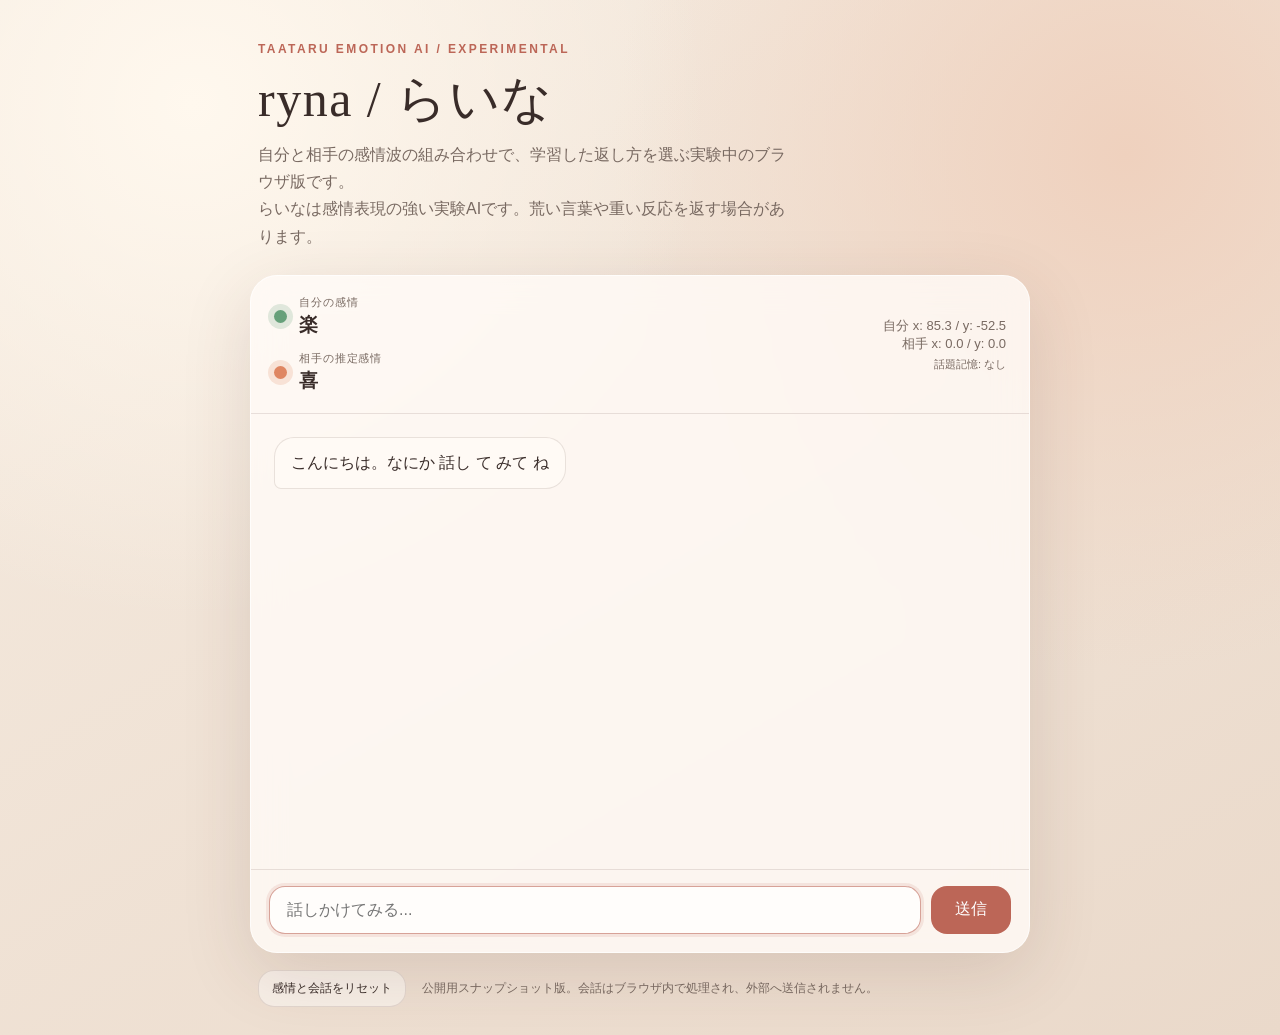
<file: web_chat/index.html>
<!doctype html>
<html lang="ja">
<head>
  <meta charset="utf-8">
  <meta name="viewport" content="width=device-width, initial-scale=1">
  <title>ryna / らいな | 実験公開版</title>
  <link rel="stylesheet" href="./styles.css">
</head>
<body>
  <main class="shell">
    <header class="hero">
      <p class="eyebrow">TAATARU EMOTION AI / EXPERIMENTAL</p>
      <h1>ryna / らいな</h1>
      <p class="description">自分と相手の感情波の組み合わせで、学習した返し方を選ぶ実験中のブラウザ版です。</p>
      <p class="description">らいなは感情表現の強い実験AIです。荒い言葉や重い反応を返す場合があります。</p>
    </header>

    <section class="panel" aria-label="AIとの会話">
      <div class="status">
        <div class="moods">
          <div class="mood">
            <span class="mood-dot" id="moodDot"></span>
            <div>
              <span class="label">自分の感情</span>
              <strong id="zone">読込中</strong>
            </div>
          </div>
          <div class="mood">
            <span class="mood-dot" id="userMoodDot"></span>
            <div>
              <span class="label">相手の推定感情</span>
              <strong id="userZone">読込中</strong>
            </div>
          </div>
        </div>
        <div class="state-detail">
          <div class="coordinates" id="coordinates">自分 x: -- / y: --</div>
          <div class="coordinates" id="userCoordinates">相手 x: -- / y: --</div>
          <div class="memory" id="topicMemory">話題記憶: --</div>
        </div>
      </div>

      <div id="messages" class="messages" aria-live="polite">
        <article class="bubble ai">
          <p>こんにちは。なにか 話し て みて ね</p>
        </article>
      </div>

      <form id="chatForm" class="composer">
        <label class="sr-only" for="input">メッセージ</label>
        <input id="input" name="input" type="text" autocomplete="off"
               placeholder="話しかけてみる..." maxlength="180" disabled>
        <button id="sendButton" type="submit" disabled>送信</button>
      </form>
    </section>

    <footer class="footer">
      <button type="button" id="resetButton">感情と会話をリセット</button>
      <p>公開用スナップショット版。会話はブラウザ内で処理され、外部へ送信されません。</p>
    </footer>
  </main>
  <script src="./data/model-data.js"></script>
  <script src="./app.js"></script>
</body>
</html>
</file>
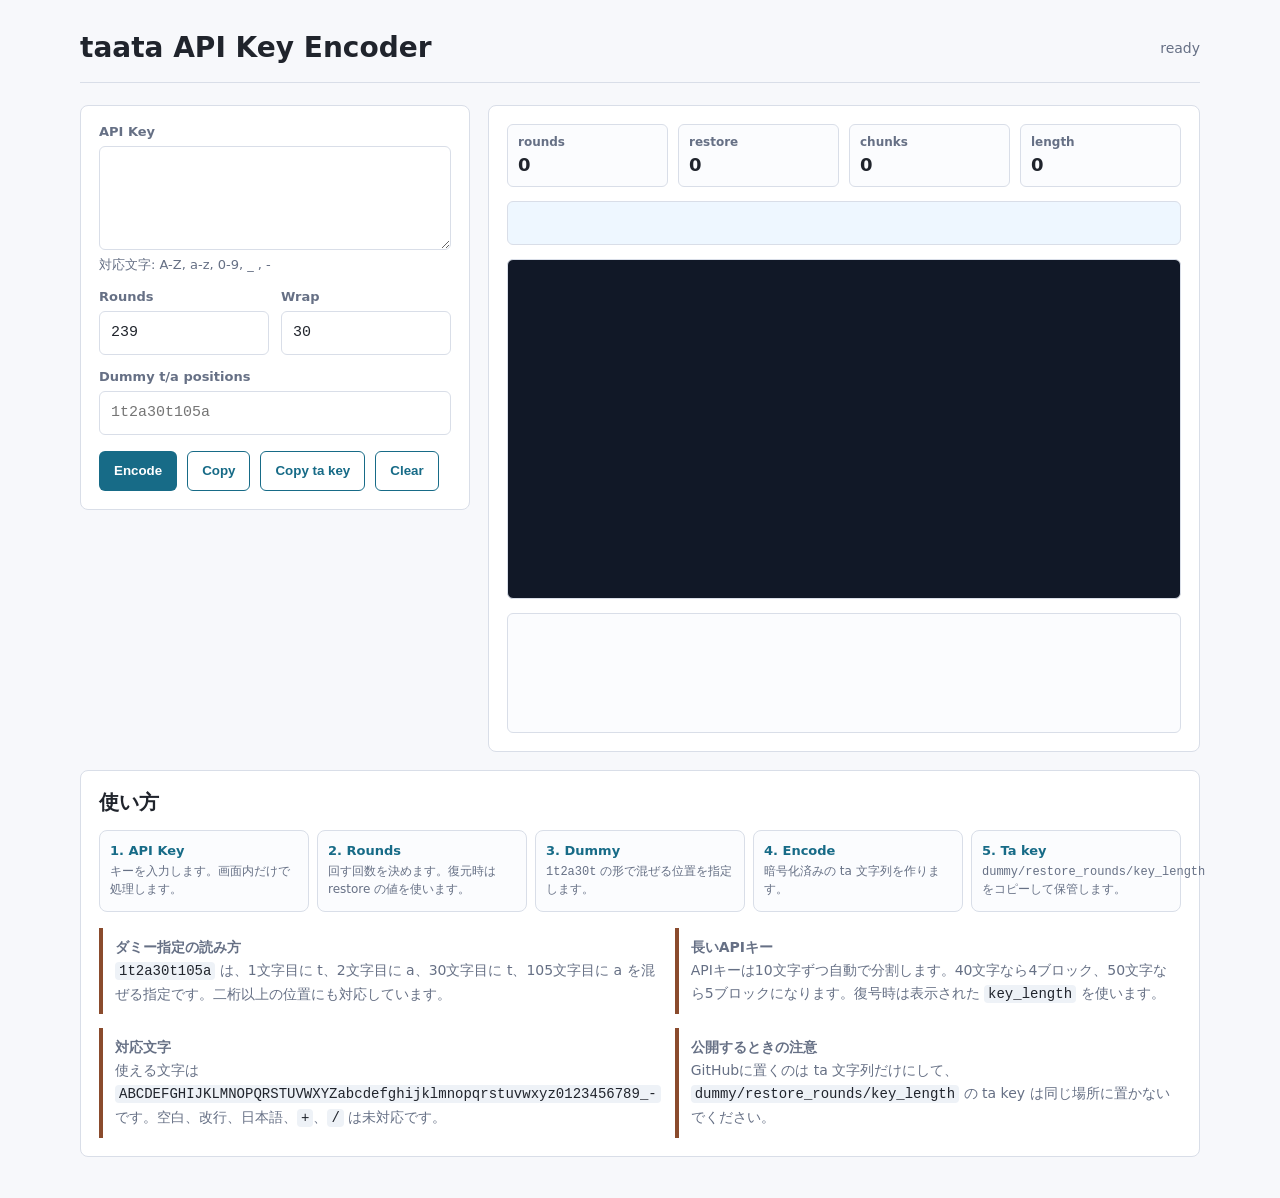
<file: ango-ka/ango-ka.html>
<!doctype html>
<html lang="ja">
<head>
  <meta charset="utf-8">
  <meta name="viewport" content="width=device-width, initial-scale=1">
  <title>taata API Key Encoder</title>
  <style>
    :root {
      color-scheme: light;
      --bg: #f7f8fb;
      --panel: #ffffff;
      --ink: #20242c;
      --muted: #667085;
      --line: #d9dee8;
      --accent: #176b87;
      --accent-2: #8a4b2d;
      --soft: #eef6f8;
      --danger: #b42318;
      font-family: "Yu Gothic UI", "Meiryo", system-ui, sans-serif;
    }

    * {
      box-sizing: border-box;
    }

    body {
      margin: 0;
      min-height: 100vh;
      background: var(--bg);
      color: var(--ink);
    }

    main {
      width: min(1120px, calc(100% - 32px));
      margin: 0 auto;
      padding: 32px 0 44px;
    }

    header {
      display: flex;
      align-items: end;
      justify-content: space-between;
      gap: 20px;
      margin-bottom: 22px;
      border-bottom: 1px solid var(--line);
      padding-bottom: 18px;
    }

    h1 {
      margin: 0;
      font-size: 28px;
      line-height: 1.15;
      letter-spacing: 0;
    }

    .status {
      min-height: 24px;
      color: var(--muted);
      font-size: 14px;
      text-align: right;
    }

    .workspace {
      display: grid;
      grid-template-columns: 390px 1fr;
      gap: 18px;
      align-items: start;
    }

    section {
      background: var(--panel);
      border: 1px solid var(--line);
      border-radius: 8px;
      padding: 18px;
    }

    .form {
      display: grid;
      gap: 14px;
    }

    label {
      display: grid;
      gap: 7px;
      color: var(--muted);
      font-size: 13px;
      font-weight: 700;
    }

    input,
    textarea {
      width: 100%;
      border: 1px solid var(--line);
      border-radius: 6px;
      background: #fff;
      color: var(--ink);
      font: 15px/1.45 ui-monospace, SFMono-Regular, Consolas, "Liberation Mono", monospace;
      padding: 10px 11px;
      outline: none;
    }

    input:focus,
    textarea:focus {
      border-color: var(--accent);
      box-shadow: 0 0 0 3px var(--soft);
    }

    textarea {
      min-height: 104px;
      resize: vertical;
    }

    .row {
      display: grid;
      grid-template-columns: 1fr 1fr;
      gap: 12px;
    }

    .actions {
      display: flex;
      gap: 10px;
      flex-wrap: wrap;
      padding-top: 2px;
    }

    button {
      border: 1px solid transparent;
      border-radius: 6px;
      min-height: 40px;
      padding: 0 14px;
      color: #fff;
      background: var(--accent);
      font-weight: 700;
      cursor: pointer;
    }

    button.secondary {
      color: var(--accent);
      background: #fff;
      border-color: var(--accent);
    }

    button:active {
      transform: translateY(1px);
    }

    .output {
      display: grid;
      gap: 14px;
    }

    .metrics {
      display: grid;
      grid-template-columns: repeat(4, minmax(0, 1fr));
      gap: 10px;
    }

    .metric {
      border: 1px solid var(--line);
      border-radius: 6px;
      padding: 10px;
      background: #fbfcfe;
    }

    .metric span {
      display: block;
      color: var(--muted);
      font-size: 12px;
      font-weight: 700;
      margin-bottom: 5px;
    }

    .metric strong {
      font-size: 18px;
      line-height: 1.2;
      overflow-wrap: anywhere;
    }

    pre {
      min-height: 340px;
      margin: 0;
      border: 1px solid var(--line);
      border-radius: 6px;
      background: #111827;
      color: #e6edf7;
      padding: 14px;
      overflow: auto;
      white-space: pre-wrap;
      overflow-wrap: anywhere;
      font: 14px/1.55 ui-monospace, SFMono-Regular, Consolas, "Liberation Mono", monospace;
    }

    .error {
      color: var(--danger);
      font-weight: 700;
    }

    .blocks {
      min-height: 120px;
      background: #fbfcfe;
      color: var(--ink);
    }

    .ta-key {
      min-height: 44px;
      background: #eef7ff;
      color: var(--ink);
      font-weight: 700;
    }

    .hint {
      margin-top: -8px;
      color: var(--muted);
      font-size: 13px;
      line-height: 1.45;
    }

    .guide {
      margin-top: 18px;
    }

    .guide h2 {
      margin: 0 0 14px;
      font-size: 20px;
      letter-spacing: 0;
    }

    .flow {
      display: grid;
      grid-template-columns: repeat(5, minmax(0, 1fr));
      gap: 8px;
      align-items: center;
      margin-bottom: 16px;
    }

    .step {
      min-height: 82px;
      border: 1px solid var(--line);
      border-radius: 8px;
      background: #fbfcfe;
      padding: 10px;
      display: grid;
      align-content: center;
      gap: 5px;
    }

    .step b {
      color: var(--accent);
      font-size: 13px;
    }

    .step span {
      color: var(--muted);
      font-size: 12px;
      line-height: 1.45;
    }

    .arrow {
      display: none;
    }

    .notes {
      display: grid;
      grid-template-columns: 1fr 1fr;
      gap: 14px;
    }

    .note {
      border-left: 4px solid var(--accent-2);
      padding: 8px 0 8px 12px;
      color: var(--muted);
      line-height: 1.65;
      font-size: 14px;
    }

    .note code {
      color: var(--ink);
      background: #eef2f7;
      border-radius: 4px;
      padding: 1px 4px;
    }

    @media (max-width: 860px) {
      main {
        width: min(100% - 20px, 720px);
        padding-top: 18px;
      }

      header {
        display: grid;
        align-items: start;
      }

      .status {
        text-align: left;
      }

      .workspace {
        grid-template-columns: 1fr;
      }

      .metrics {
        grid-template-columns: repeat(2, minmax(0, 1fr));
      }

      .flow,
      .notes {
        grid-template-columns: 1fr;
      }
    }
  </style>
</head>
<body>
  <main>
    <header>
      <h1>taata API Key Encoder</h1>
      <div class="status" id="status">ready</div>
    </header>

    <div class="workspace">
      <section>
        <div class="form">
          <label>
            API Key
            <textarea id="apiKey" spellcheck="false" autocomplete="off"></textarea>
          </label>
          <div class="hint">対応文字: A-Z, a-z, 0-9, _ , -</div>

          <div class="row">
            <label>
              Rounds
              <input id="rounds" type="number" min="0" max="1000000" step="1" value="239">
            </label>
            <label>
              Wrap
              <input id="wrap" type="number" min="1" max="200" step="1" value="30">
            </label>
          </div>

          <label>
            Dummy t/a positions
            <input id="dummy" spellcheck="false" autocomplete="off" placeholder="1t2a30t105a">
          </label>

          <div class="actions">
            <button id="encodeBtn" type="button">Encode</button>
            <button id="copyBtn" class="secondary" type="button">Copy</button>
            <button id="copyTaKeyBtn" class="secondary" type="button">Copy ta key</button>
            <button id="clearBtn" class="secondary" type="button">Clear</button>
          </div>
        </div>
      </section>

      <section class="output">
        <div class="metrics">
          <div class="metric"><span>rounds</span><strong id="mRounds">0</strong></div>
          <div class="metric"><span>restore</span><strong id="mRestore">0</strong></div>
          <div class="metric"><span>chunks</span><strong id="mChunks">0</strong></div>
          <div class="metric"><span>length</span><strong id="mLength">0</strong></div>
        </div>

        <pre id="taKey" class="ta-key"></pre>
        <pre id="result"></pre>
        <pre id="blocks" class="blocks"></pre>
      </section>
    </div>

    <section class="guide">
      <h2>使い方</h2>
      <div class="flow" aria-label="暗号化の流れ">
        <div class="step"><b>1. API Key</b><span>キーを入力します。画面内だけで処理します。</span></div>
        <div class="step"><b>2. Rounds</b><span>回す回数を決めます。復元時は restore の値を使います。</span></div>
        <div class="step"><b>3. Dummy</b><span><code>1t2a30t</code> の形で混ぜる位置を指定します。</span></div>
        <div class="step"><b>4. Encode</b><span>暗号化済みの ta 文字列を作ります。</span></div>
        <div class="step"><b>5. Ta key</b><span><code>dummy/restore_rounds/key_length</code> をコピーして保管します。</span></div>
      </div>

      <div class="notes">
        <div class="note">
          <b>ダミー指定の読み方</b><br>
          <code>1t2a30t105a</code> は、1文字目に t、2文字目に a、30文字目に t、105文字目に a を混ぜる指定です。二桁以上の位置にも対応しています。
        </div>
        <div class="note">
          <b>長いAPIキー</b><br>
          APIキーは10文字ずつ自動で分割します。40文字なら4ブロック、50文字なら5ブロックになります。復号時は表示された <code>key_length</code> を使います。
        </div>
        <div class="note">
          <b>対応文字</b><br>
          使える文字は <code>ABCDEFGHIJKLMNOPQRSTUVWXYZabcdefghijklmnopqrstuvwxyz0123456789_-</code> です。空白、改行、日本語、<code>+</code>、<code>/</code> は未対応です。
        </div>
        <div class="note">
          <b>公開するときの注意</b><br>
          GitHubに置くのは ta 文字列だけにして、<code>dummy/restore_rounds/key_length</code> の ta key は同じ場所に置かないでください。
        </div>
      </div>
    </section>
  </main>

  <script>
    const CHARS = "ABCDEFGHIJKLMNOPQRSTUVWXYZabcdefghijklmnopqrstuvwxyz0123456789_-";
    const PAYLOAD_DIGITS = 50;
    const WIDTH = 10;
    const HEIGHT = 5;
    const PERIOD = 1000000;
    const CHUNK_SIZE = 10;
    const HUFFMAN_TO_BITS = {
      "0": "0",
      "5": "10",
      "1": "1100",
      "2": "11010",
      "3": "11011",
      "4": "11100",
      "6": "11101",
      "8": "11110",
      "7": "111110",
      "9": "111111",
    };
    const matrixCache = new Map();

    const $ = (id) => document.getElementById(id);

    function applyDiffRound(digits) {
      const horiz = [digits[0]];
      for (let i = 1; i < PAYLOAD_DIGITS; i += 1) {
        horiz.push((digits[i] - digits[i - 1] + 10) % 10);
      }

      const rows = [];
      for (let r = 0; r < HEIGHT; r += 1) {
        rows.push(horiz.slice(r * WIDTH, (r + 1) * WIDTH));
      }

      const vert = [rows[0].slice()];
      for (let r = 1; r < HEIGHT; r += 1) {
        const row = [];
        for (let c = 0; c < WIDTH; c += 1) {
          row.push((rows[r][c] - rows[r - 1][c] + 10) % 10);
        }
        vert.push(row);
      }

      return vert.flat();
    }

    function textToDigits(text) {
      let numeric = "";
      for (const letter of text) {
        const index = CHARS.indexOf(letter);
        if (index < 0) {
          throw new Error(`使えない文字があります: ${letter}`);
        }
        numeric += String(index).padStart(2, "0");
      }
      numeric = numeric.padEnd(PAYLOAD_DIGITS, "0");
      return [...numeric].map((digit) => Number(digit));
    }

    function buildRoundMatrix() {
      const matrix = Array.from({ length: PAYLOAD_DIGITS }, () => Array(PAYLOAD_DIGITS).fill(0));
      for (let col = 0; col < PAYLOAD_DIGITS; col += 1) {
        const basis = Array(PAYLOAD_DIGITS).fill(0);
        basis[col] = 1;
        const result = applyDiffRound(basis);
        for (let row = 0; row < PAYLOAD_DIGITS; row += 1) {
          matrix[row][col] = result[row] % 10;
        }
      }
      return matrix;
    }

    function multiplyMatrices(left, right) {
      const result = Array.from({ length: PAYLOAD_DIGITS }, () => Array(PAYLOAD_DIGITS).fill(0));
      for (let row = 0; row < PAYLOAD_DIGITS; row += 1) {
        for (let mid = 0; mid < PAYLOAD_DIGITS; mid += 1) {
          const value = left[row][mid];
          if (!value) continue;
          for (let col = 0; col < PAYLOAD_DIGITS; col += 1) {
            result[row][col] = (result[row][col] + value * right[mid][col]) % 10;
          }
        }
      }
      return result;
    }

    function multiplyMatrixVector(matrix, vector) {
      return matrix.map((row) => row.reduce((sum, value, col) => (sum + value * vector[col]) % 10, 0));
    }

    function identityMatrix() {
      return Array.from({ length: PAYLOAD_DIGITS }, (_, row) =>
        Array.from({ length: PAYLOAD_DIGITS }, (_, col) => (row === col ? 1 : 0))
      );
    }

    function matrixPower(rounds) {
      if (matrixCache.has(rounds)) return matrixCache.get(rounds);
      let result = identityMatrix();
      let base = buildRoundMatrix();
      let exponent = rounds;
      while (exponent > 0) {
        if (exponent & 1) result = multiplyMatrices(result, base);
        base = multiplyMatrices(base, base);
        exponent = Math.floor(exponent / 2);
      }
      matrixCache.set(rounds, result);
      return result;
    }

    function applyRounds(digits, rounds) {
      const normalized = ((rounds % PERIOD) + PERIOD) % PERIOD;
      if (normalized > 1000) {
        return multiplyMatrixVector(matrixPower(normalized), digits);
      }

      let result = digits.slice();
      for (let i = 0; i < normalized; i += 1) {
        result = applyDiffRound(result);
      }
      return result;
    }

    function splitChunks(text) {
      const chunks = [];
      for (let i = 0; i < text.length; i += CHUNK_SIZE) {
        chunks.push(text.slice(i, i + CHUNK_SIZE));
      }
      return chunks;
    }

    function encodeChunkToBlock(chunk, rounds) {
      const digits = applyRounds(textToDigits(chunk), rounds);
      return String(chunk.length).padStart(2, "0") + digits.join("");
    }

    function blocksToTa(blocks) {
      const payload = blocks.map((block) => block.slice(2)).join("");
      let bits = "";
      for (const digit of payload) {
        bits += HUFFMAN_TO_BITS[digit];
      }
      return bits.replaceAll("0", "t").replaceAll("1", "a");
    }

    function parseInsertions(spec) {
      const clean = spec.trim();
      if (!clean) return [];
      const matches = [...clean.matchAll(/(\d+)([ta])/g)].map((match) => ({
        position: Number(match[1]),
        letter: match[2],
        raw: match[0],
      }));
      if (matches.map((item) => item.raw).join("") !== clean) {
        throw new Error("ダミー指定は 12t34a のように入力してください");
      }
      return matches;
    }

    function insertDummyLetters(text, spec) {
      const result = [...text];
      const insertions = parseInsertions(spec).sort((a, b) => b.position - a.position);
      for (const item of insertions) {
        if (item.position < 1 || item.position > result.length + 1) {
          throw new Error(`ダミー挿入位置が範囲外です: ${item.position}`);
        }
        result.splice(item.position - 1, 0, item.letter);
      }
      return result.join("");
    }

    function wrapText(text, width) {
      const lines = [];
      for (let i = 0; i < text.length; i += width) {
        lines.push(text.slice(i, i + width));
      }
      return lines.join("\n");
    }

    function validateKey(apiKey) {
      if (!apiKey) throw new Error("APIキーが空です");
      const invalid = [...new Set([...apiKey].filter((letter) => !CHARS.includes(letter)))];
      if (invalid.length) throw new Error(`使えない文字があります: ${invalid.join("")}`);
    }

    function encode() {
      const apiKey = $("apiKey").value.trim();
      const rounds = Number($("rounds").value);
      const width = Number($("wrap").value);
      const dummy = $("dummy").value.trim();
      if (!Number.isInteger(rounds) || rounds < 0) throw new Error("回数は0以上の整数にしてください");
      if (!Number.isInteger(width) || width < 1) throw new Error("折り返し幅は1以上の整数にしてください");
      validateKey(apiKey);

      const normalizedRounds = rounds % PERIOD;
      const chunks = splitChunks(apiKey);
      const blocks = chunks.map((chunk) => encodeChunkToBlock(chunk, normalizedRounds));
      const plainTa = blocksToTa(blocks);
      const ta = insertDummyLetters(plainTa, dummy);
      const restoreRounds = (PERIOD - normalizedRounds) % PERIOD;
      const taKey = `${dummy}/${restoreRounds}/${apiKey.length}`;

      $("taKey").textContent = taKey;
      $("result").textContent = wrapText(ta, width);
      $("blocks").textContent = [
        `ta_key_for_app: ${taKey}`,
        `key_length: ${apiKey.length}`,
        `chunk_lengths: ${chunks.map((chunk) => chunk.length).join(",")}`,
        ...blocks,
      ].join("\n");
      $("mRounds").textContent = String(normalizedRounds);
      $("mRestore").textContent = String(restoreRounds);
      $("mChunks").textContent = String(chunks.length);
      $("mLength").textContent = String(ta.length);
      $("status").textContent = "encoded";
      $("status").className = "status";
    }

    $("encodeBtn").addEventListener("click", () => {
      try {
        encode();
      } catch (error) {
        $("status").textContent = error.message;
        $("status").className = "status error";
      }
    });

    $("copyBtn").addEventListener("click", async () => {
      const text = $("result").textContent;
      if (!text) return;
      await navigator.clipboard.writeText(text);
      $("status").textContent = "copied";
      $("status").className = "status";
    });

    $("copyTaKeyBtn").addEventListener("click", async () => {
      const text = $("taKey").textContent;
      if (!text) return;
      await navigator.clipboard.writeText(text);
      $("status").textContent = "ta key copied";
      $("status").className = "status";
    });

    $("clearBtn").addEventListener("click", () => {
      $("apiKey").value = "";
      $("dummy").value = "";
      $("taKey").textContent = "";
      $("result").textContent = "";
      $("blocks").textContent = "";
      $("mRounds").textContent = "0";
      $("mRestore").textContent = "0";
      $("mChunks").textContent = "0";
      $("mLength").textContent = "0";
      $("status").textContent = "ready";
      $("status").className = "status";
    });
  </script>
</body>
</html>
</file>
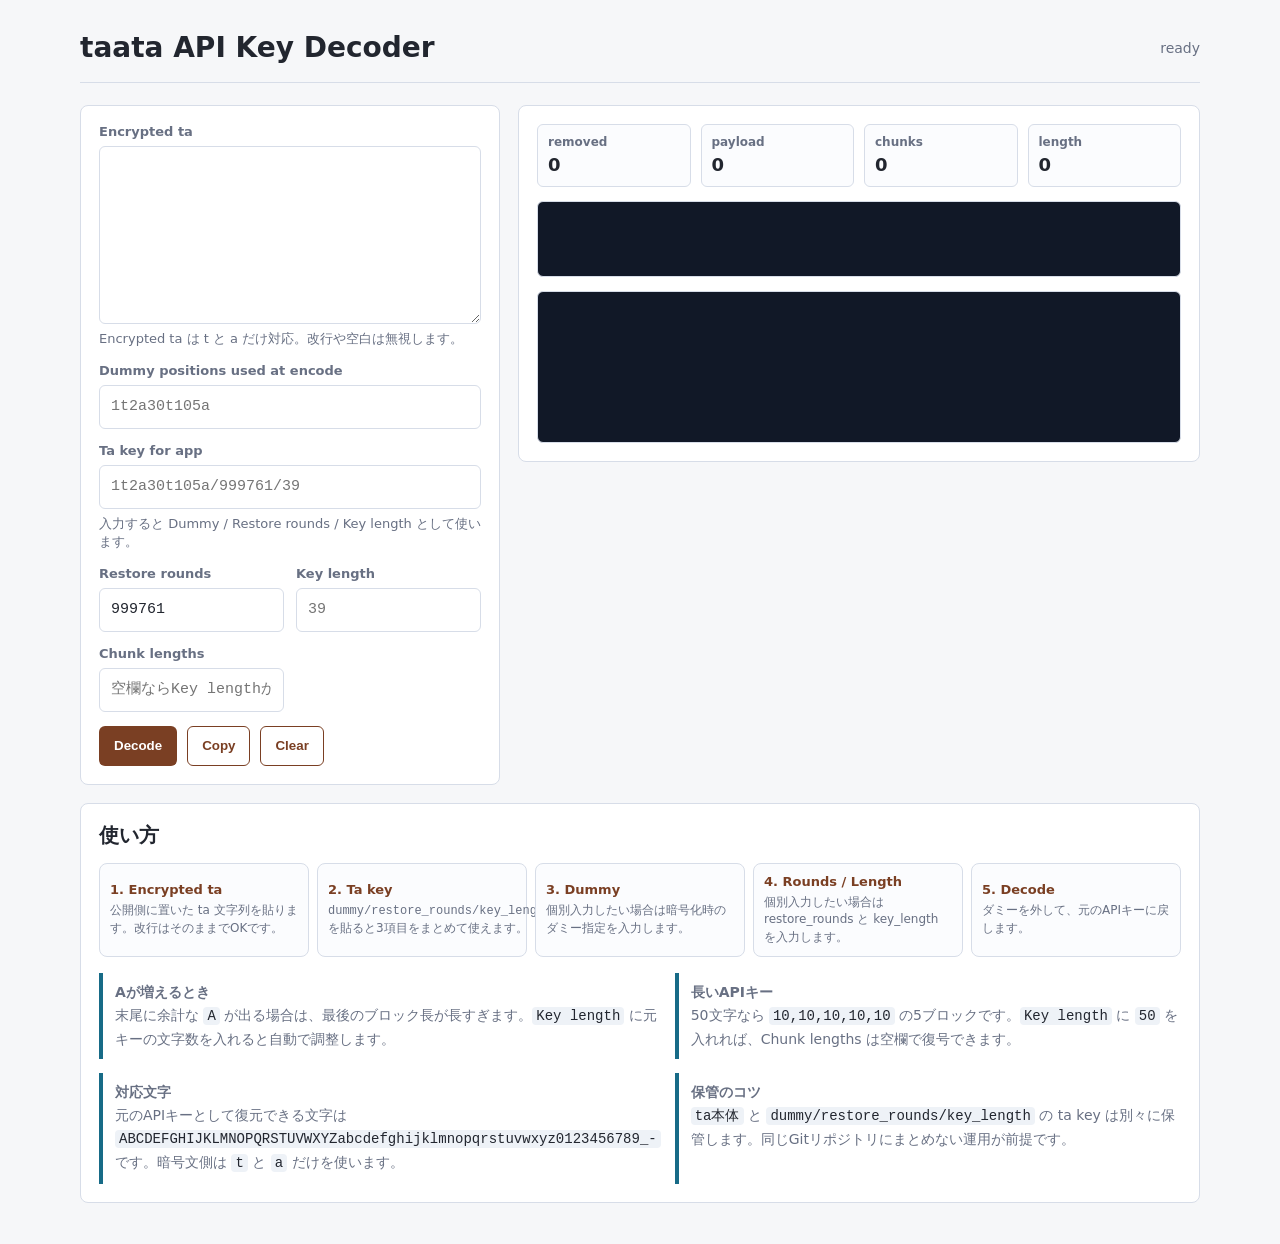
<file: ango-kaidoku/ango-kaidoku.html>
<!doctype html>
<html lang="ja">
<head>
  <meta charset="utf-8">
  <meta name="viewport" content="width=device-width, initial-scale=1">
  <title>taata API Key Decoder</title>
  <style>
    :root {
      color-scheme: light;
      --bg: #f6f7f9;
      --panel: #ffffff;
      --ink: #22262f;
      --muted: #687083;
      --line: #d7dde8;
      --accent: #7a3f23;
      --accent-2: #176b87;
      --soft: #fff4ed;
      --danger: #b42318;
      font-family: "Yu Gothic UI", "Meiryo", system-ui, sans-serif;
    }

    * {
      box-sizing: border-box;
    }

    body {
      margin: 0;
      min-height: 100vh;
      background: var(--bg);
      color: var(--ink);
    }

    main {
      width: min(1120px, calc(100% - 32px));
      margin: 0 auto;
      padding: 32px 0 44px;
    }

    header {
      display: flex;
      align-items: end;
      justify-content: space-between;
      gap: 20px;
      margin-bottom: 22px;
      border-bottom: 1px solid var(--line);
      padding-bottom: 18px;
    }

    h1 {
      margin: 0;
      font-size: 28px;
      line-height: 1.15;
      letter-spacing: 0;
    }

    .status {
      min-height: 24px;
      color: var(--muted);
      font-size: 14px;
      text-align: right;
    }

    .workspace {
      display: grid;
      grid-template-columns: 420px 1fr;
      gap: 18px;
      align-items: start;
    }

    section {
      background: var(--panel);
      border: 1px solid var(--line);
      border-radius: 8px;
      padding: 18px;
    }

    .form,
    .output {
      display: grid;
      gap: 14px;
    }

    label {
      display: grid;
      gap: 7px;
      color: var(--muted);
      font-size: 13px;
      font-weight: 700;
    }

    input,
    textarea {
      width: 100%;
      border: 1px solid var(--line);
      border-radius: 6px;
      background: #fff;
      color: var(--ink);
      font: 15px/1.45 ui-monospace, SFMono-Regular, Consolas, "Liberation Mono", monospace;
      padding: 10px 11px;
      outline: none;
    }

    input:focus,
    textarea:focus {
      border-color: var(--accent);
      box-shadow: 0 0 0 3px var(--soft);
    }

    textarea {
      min-height: 178px;
      resize: vertical;
    }

    .row {
      display: grid;
      grid-template-columns: 1fr 1fr;
      gap: 12px;
    }

    .actions {
      display: flex;
      gap: 10px;
      flex-wrap: wrap;
    }

    button {
      border: 1px solid transparent;
      border-radius: 6px;
      min-height: 40px;
      padding: 0 14px;
      color: #fff;
      background: var(--accent);
      font-weight: 700;
      cursor: pointer;
    }

    button.secondary {
      color: var(--accent);
      background: #fff;
      border-color: var(--accent);
    }

    button:active {
      transform: translateY(1px);
    }

    .metrics {
      display: grid;
      grid-template-columns: repeat(4, minmax(0, 1fr));
      gap: 10px;
    }

    .metric {
      border: 1px solid var(--line);
      border-radius: 6px;
      padding: 10px;
      background: #fbfcfe;
    }

    .metric span {
      display: block;
      color: var(--muted);
      font-size: 12px;
      font-weight: 700;
      margin-bottom: 5px;
    }

    .metric strong {
      font-size: 18px;
      line-height: 1.2;
      overflow-wrap: anywhere;
    }

    pre {
      min-height: 152px;
      margin: 0;
      border: 1px solid var(--line);
      border-radius: 6px;
      background: #111827;
      color: #e6edf7;
      padding: 14px;
      overflow: auto;
      white-space: pre-wrap;
      overflow-wrap: anywhere;
      font: 14px/1.55 ui-monospace, SFMono-Regular, Consolas, "Liberation Mono", monospace;
    }

    .key {
      min-height: 76px;
      font-size: 18px;
    }

    .error {
      color: var(--danger);
      font-weight: 700;
    }

    .hint {
      margin-top: -8px;
      color: var(--muted);
      font-size: 13px;
      line-height: 1.45;
    }

    .guide {
      margin-top: 18px;
    }

    .guide h2 {
      margin: 0 0 14px;
      font-size: 20px;
      letter-spacing: 0;
    }

    .flow {
      display: grid;
      grid-template-columns: repeat(5, minmax(0, 1fr));
      gap: 8px;
      margin-bottom: 16px;
    }

    .step {
      min-height: 82px;
      border: 1px solid var(--line);
      border-radius: 8px;
      background: #fbfcfe;
      padding: 10px;
      display: grid;
      align-content: center;
      gap: 5px;
    }

    .step b {
      color: var(--accent);
      font-size: 13px;
    }

    .step span {
      color: var(--muted);
      font-size: 12px;
      line-height: 1.45;
    }

    .notes {
      display: grid;
      grid-template-columns: 1fr 1fr;
      gap: 14px;
    }

    .note {
      border-left: 4px solid var(--accent-2);
      padding: 8px 0 8px 12px;
      color: var(--muted);
      line-height: 1.65;
      font-size: 14px;
    }

    .note code {
      color: var(--ink);
      background: #eef2f7;
      border-radius: 4px;
      padding: 1px 4px;
    }

    @media (max-width: 900px) {
      main {
        width: min(100% - 20px, 760px);
        padding-top: 18px;
      }

      header,
      .workspace {
        display: grid;
      }

      .status {
        text-align: left;
      }

      .workspace {
        grid-template-columns: 1fr;
      }

      .metrics {
        grid-template-columns: repeat(2, minmax(0, 1fr));
      }

      .flow,
      .notes {
        grid-template-columns: 1fr;
      }
    }
  </style>
</head>
<body>
  <main>
    <header>
      <h1>taata API Key Decoder</h1>
      <div class="status" id="status">ready</div>
    </header>

    <div class="workspace">
      <section>
        <div class="form">
          <label>
            Encrypted ta
            <textarea id="encrypted" spellcheck="false" autocomplete="off"></textarea>
          </label>
          <div class="hint">Encrypted ta は t と a だけ対応。改行や空白は無視します。</div>

          <label>
            Dummy positions used at encode
            <input id="removeSpec" spellcheck="false" autocomplete="off" placeholder="1t2a30t105a">
          </label>

          <label>
            Ta key for app
            <input id="taKey" spellcheck="false" autocomplete="off" placeholder="1t2a30t105a/999761/39">
          </label>
          <div class="hint">入力すると Dummy / Restore rounds / Key length として使います。</div>

          <div class="row">
            <label>
              Restore rounds
              <input id="restoreRounds" type="number" min="0" max="1000000" step="1" value="999761">
            </label>
            <label>
              Key length
              <input id="keyLength" type="number" min="1" step="1" placeholder="39">
            </label>
          </div>

          <div class="row">
            <label>
              Chunk lengths
              <input id="chunkLengths" spellcheck="false" autocomplete="off" placeholder="空欄ならKey lengthから自動計算">
            </label>
            <span></span>
          </div>

          <div class="actions">
            <button id="decodeBtn" type="button">Decode</button>
            <button id="copyBtn" class="secondary" type="button">Copy</button>
            <button id="clearBtn" class="secondary" type="button">Clear</button>
          </div>
        </div>
      </section>

      <section class="output">
        <div class="metrics">
          <div class="metric"><span>removed</span><strong id="mRemoved">0</strong></div>
          <div class="metric"><span>payload</span><strong id="mPayload">0</strong></div>
          <div class="metric"><span>chunks</span><strong id="mChunks">0</strong></div>
          <div class="metric"><span>length</span><strong id="mLength">0</strong></div>
        </div>

        <pre id="apiKey" class="key"></pre>
        <pre id="details"></pre>
      </section>
    </div>

    <section class="guide">
      <h2>使い方</h2>
      <div class="flow" aria-label="復号の流れ">
        <div class="step"><b>1. Encrypted ta</b><span>公開側に置いた ta 文字列を貼ります。改行はそのままでOKです。</span></div>
        <div class="step"><b>2. Ta key</b><span><code>dummy/restore_rounds/key_length</code> を貼ると3項目をまとめて使えます。</span></div>
        <div class="step"><b>3. Dummy</b><span>個別入力したい場合は暗号化時のダミー指定を入力します。</span></div>
        <div class="step"><b>4. Rounds / Length</b><span>個別入力したい場合は restore_rounds と key_length を入力します。</span></div>
        <div class="step"><b>5. Decode</b><span>ダミーを外して、元のAPIキーに戻します。</span></div>
      </div>

      <div class="notes">
        <div class="note">
          <b>Aが増えるとき</b><br>
          末尾に余計な <code>A</code> が出る場合は、最後のブロック長が長すぎます。<code>Key length</code> に元キーの文字数を入れると自動で調整します。
        </div>
        <div class="note">
          <b>長いAPIキー</b><br>
          50文字なら <code>10,10,10,10,10</code> の5ブロックです。<code>Key length</code> に <code>50</code> を入れれば、Chunk lengths は空欄で復号できます。
        </div>
        <div class="note">
          <b>対応文字</b><br>
          元のAPIキーとして復元できる文字は <code>ABCDEFGHIJKLMNOPQRSTUVWXYZabcdefghijklmnopqrstuvwxyz0123456789_-</code> です。暗号文側は <code>t</code> と <code>a</code> だけを使います。
        </div>
        <div class="note">
          <b>保管のコツ</b><br>
          <code>ta本体</code> と <code>dummy/restore_rounds/key_length</code> の ta key は別々に保管します。同じGitリポジトリにまとめない運用が前提です。
        </div>
      </div>
    </section>
  </main>

  <script>
    const CHARS = "ABCDEFGHIJKLMNOPQRSTUVWXYZabcdefghijklmnopqrstuvwxyz0123456789_-";
    const PAYLOAD_DIGITS = 50;
    const WIDTH = 10;
    const HEIGHT = 5;
    const PERIOD = 1000000;
    const BITS_TO_DIGIT = {
      "0": "0",
      "10": "5",
      "1100": "1",
      "11010": "2",
      "11011": "3",
      "11100": "4",
      "11101": "6",
      "11110": "8",
      "111110": "7",
      "111111": "9",
    };
    const matrixCache = new Map();

    const $ = (id) => document.getElementById(id);

    function applyDiffRound(digits) {
      const horiz = [digits[0]];
      for (let i = 1; i < PAYLOAD_DIGITS; i += 1) {
        horiz.push((digits[i] - digits[i - 1] + 10) % 10);
      }

      const rows = [];
      for (let r = 0; r < HEIGHT; r += 1) {
        rows.push(horiz.slice(r * WIDTH, (r + 1) * WIDTH));
      }

      const vert = [rows[0].slice()];
      for (let r = 1; r < HEIGHT; r += 1) {
        const row = [];
        for (let c = 0; c < WIDTH; c += 1) {
          row.push((rows[r][c] - rows[r - 1][c] + 10) % 10);
        }
        vert.push(row);
      }

      return vert.flat();
    }

    function buildRoundMatrix() {
      const matrix = Array.from({ length: PAYLOAD_DIGITS }, () => Array(PAYLOAD_DIGITS).fill(0));
      for (let col = 0; col < PAYLOAD_DIGITS; col += 1) {
        const basis = Array(PAYLOAD_DIGITS).fill(0);
        basis[col] = 1;
        const result = applyDiffRound(basis);
        for (let row = 0; row < PAYLOAD_DIGITS; row += 1) {
          matrix[row][col] = result[row] % 10;
        }
      }
      return matrix;
    }

    function multiplyMatrices(left, right) {
      const result = Array.from({ length: PAYLOAD_DIGITS }, () => Array(PAYLOAD_DIGITS).fill(0));
      for (let row = 0; row < PAYLOAD_DIGITS; row += 1) {
        for (let mid = 0; mid < PAYLOAD_DIGITS; mid += 1) {
          const value = left[row][mid];
          if (!value) continue;
          for (let col = 0; col < PAYLOAD_DIGITS; col += 1) {
            result[row][col] = (result[row][col] + value * right[mid][col]) % 10;
          }
        }
      }
      return result;
    }

    function multiplyMatrixVector(matrix, vector) {
      return matrix.map((row) => row.reduce((sum, value, col) => (sum + value * vector[col]) % 10, 0));
    }

    function identityMatrix() {
      return Array.from({ length: PAYLOAD_DIGITS }, (_, row) =>
        Array.from({ length: PAYLOAD_DIGITS }, (_, col) => (row === col ? 1 : 0))
      );
    }

    function matrixPower(rounds) {
      if (matrixCache.has(rounds)) return matrixCache.get(rounds);
      let result = identityMatrix();
      let base = buildRoundMatrix();
      let exponent = rounds;
      while (exponent > 0) {
        if (exponent & 1) result = multiplyMatrices(result, base);
        base = multiplyMatrices(base, base);
        exponent = Math.floor(exponent / 2);
      }
      matrixCache.set(rounds, result);
      return result;
    }

    function applyRounds(digits, rounds) {
      const normalized = ((rounds % PERIOD) + PERIOD) % PERIOD;
      if (normalized > 1000) {
        return multiplyMatrixVector(matrixPower(normalized), digits);
      }

      let result = digits.slice();
      for (let i = 0; i < normalized; i += 1) {
        result = applyDiffRound(result);
      }
      return result;
    }

    function parsePositionSpec(spec) {
      const clean = spec.trim();
      if (!clean) return [];
      const matches = [...clean.matchAll(/(\d+)([ta])/g)].map((match) => ({
        position: Number(match[1]),
        letter: match[2],
        raw: match[0],
      }));
      if (matches.map((item) => item.raw).join("") !== clean) {
        throw new Error("位置指定は 12t34a のように入力してください");
      }
      return matches;
    }

    function removeDummyLetters(text, spec) {
      const result = [...text];
      const removals = parsePositionSpec(spec)
        .sort((a, b) => a.position - b.position)
        .map((item, index) => ({
          position: item.position + index,
          letter: item.letter,
        }))
        .sort((a, b) => b.position - a.position);
      for (const item of removals) {
        if (item.position < 1 || item.position > result.length) {
          throw new Error(`削除位置が範囲外です: ${item.position}`);
        }
        const actual = result[item.position - 1];
        if (actual !== item.letter) {
          throw new Error(`${item.position}文字目は ${actual} です。指定は ${item.letter} でした`);
        }
        result.splice(item.position - 1, 1);
      }
      return { text: result.join(""), removed: removals.length };
    }

    function taToDigits(taText) {
      const clean = taText.replace(/\s+/g, "");
      if (!/^[ta]*$/.test(clean)) {
        throw new Error("ta文字列には t と a だけを入れてください");
      }

      const bits = clean.replaceAll("t", "0").replaceAll("a", "1");
      let cursor = "";
      let digits = "";
      for (const bit of bits) {
        cursor += bit;
        if (BITS_TO_DIGIT[cursor]) {
          digits += BITS_TO_DIGIT[cursor];
          cursor = "";
        }
      }
      if (cursor) {
        throw new Error("ハフマン符号の末尾が途中で切れています");
      }
      if (digits.length % PAYLOAD_DIGITS !== 0) {
        throw new Error(`数字ペイロードが50桁単位になりません: ${digits.length}桁`);
      }
      return digits;
    }

    function chunkLengthsFromKeyLength(keyLength, chunkCount) {
      if (!Number.isInteger(keyLength) || keyLength < 1) {
        throw new Error("元キーの文字数は1以上の整数にしてください");
      }
      const lengths = [];
      let remaining = keyLength;
      while (remaining > 0) {
        lengths.push(Math.min(10, remaining));
        remaining -= 10;
      }
      if (lengths.length !== chunkCount) {
        throw new Error(`元キーの文字数から作ったブロック数は${lengths.length}個ですが、暗号文は${chunkCount}個です`);
      }
      return lengths;
    }

    function parseChunkLengths(spec, chunkCount, keyLengthText) {
      const parts = spec.split(",").map((part) => part.trim()).filter(Boolean);
      if (!parts.length) {
        if (keyLengthText.trim()) {
          return chunkLengthsFromKeyLength(Number(keyLengthText), chunkCount);
        }
        return Array(chunkCount).fill(10);
      }
      const lengths = parts.map((part) => Number(part));
      if (lengths.length !== chunkCount) {
        throw new Error(`ブロック数は${chunkCount}個です。長さ指定も${chunkCount}個にしてください`);
      }
      if (lengths.some((value) => !Number.isInteger(value) || value < 1 || value > 10)) {
        throw new Error("各ブロック長は1〜10の整数にしてください");
      }
      return lengths;
    }

    function parseTaKeyForApp(value) {
      const clean = value.trim();
      if (!clean) return null;
      const parts = clean.split("/").map((part) => part.trim());
      if (parts.length !== 3) {
        throw new Error("Ta key for app は dummy/restore_rounds/key_length の形式で入力してください");
      }
      const removeSpec = parts[0];
      const restoreRounds = Number(parts[1]);
      const keyLength = Number(parts[2]);
      parsePositionSpec(removeSpec);
      if (!Number.isInteger(restoreRounds) || restoreRounds < 0) {
        throw new Error("Ta key の restore_rounds は0以上の整数にしてください");
      }
      if (!Number.isInteger(keyLength) || keyLength < 1) {
        throw new Error("Ta key の key_length は1以上の整数にしてください");
      }
      return { removeSpec, restoreRounds, keyLength };
    }

    function applyTaKeyForApp() {
      const parsed = parseTaKeyForApp($("taKey").value);
      if (!parsed) return null;
      $("removeSpec").value = parsed.removeSpec;
      $("restoreRounds").value = String(parsed.restoreRounds);
      $("keyLength").value = String(parsed.keyLength);
      return parsed;
    }

    function digitsToText(digits, charCount) {
      const needed = digits.slice(0, charCount * 2);
      let text = "";
      for (let i = 0; i < needed.length; i += 2) {
        const index = needed[i] * 10 + needed[i + 1];
        if (index < 0 || index >= CHARS.length) {
          throw new Error(`文字番号が範囲外です: ${index}`);
        }
        text += CHARS[index];
      }
      return text;
    }

    function decode() {
      const encrypted = $("encrypted").value;
      const taKey = applyTaKeyForApp();
      const removeSpec = taKey ? taKey.removeSpec : $("removeSpec").value.trim();
      const restoreRounds = taKey ? taKey.restoreRounds : Number($("restoreRounds").value);
      if (!Number.isInteger(restoreRounds) || restoreRounds < 0) {
        throw new Error("復元回数は0以上の整数にしてください");
      }

      const cleanInput = encrypted.replace(/\s+/g, "");
      const removed = removeDummyLetters(cleanInput, removeSpec);
      const payloadDigits = taToDigits(removed.text);
      const chunkCount = payloadDigits.length / PAYLOAD_DIGITS;
      const keyLengthText = taKey ? String(taKey.keyLength) : $("keyLength").value;
      const chunkLengths = parseChunkLengths($("chunkLengths").value, chunkCount, keyLengthText);

      const decodedChunks = [];
      const detailLines = [];
      for (let i = 0; i < chunkCount; i += 1) {
        const payload = payloadDigits.slice(i * PAYLOAD_DIGITS, (i + 1) * PAYLOAD_DIGITS);
        const transformed = [...payload].map((digit) => Number(digit));
        const restoredDigits = applyRounds(transformed, restoreRounds);
        const text = digitsToText(restoredDigits, chunkLengths[i]);
        decodedChunks.push(text);
        detailLines.push(`${String(i + 1).padStart(2, "0")}: ${payload} -> ${text}`);
      }

      const apiKey = decodedChunks.join("");
      $("apiKey").textContent = apiKey;
      $("details").textContent = detailLines.join("\n");
      $("mRemoved").textContent = String(removed.removed);
      $("mPayload").textContent = String(payloadDigits.length);
      $("mChunks").textContent = String(chunkCount);
      $("mLength").textContent = String(apiKey.length);
      $("status").textContent = "decoded";
      $("status").className = "status";
    }

    $("decodeBtn").addEventListener("click", () => {
      try {
        decode();
      } catch (error) {
        $("status").textContent = error.message;
        $("status").className = "status error";
      }
    });

    $("taKey").addEventListener("input", () => {
      try {
        applyTaKeyForApp();
      } catch (error) {
        // Let Decode show the validation message once the user commits.
      }
    });

    $("copyBtn").addEventListener("click", async () => {
      const text = $("apiKey").textContent;
      if (!text) return;
      await navigator.clipboard.writeText(text);
      $("status").textContent = "copied";
      $("status").className = "status";
    });

      $("clearBtn").addEventListener("click", () => {
      $("encrypted").value = "";
      $("removeSpec").value = "";
      $("taKey").value = "";
      $("keyLength").value = "";
      $("chunkLengths").value = "";
      $("apiKey").textContent = "";
      $("details").textContent = "";
      $("mRemoved").textContent = "0";
      $("mPayload").textContent = "0";
      $("mChunks").textContent = "0";
      $("mLength").textContent = "0";
      $("status").textContent = "ready";
      $("status").className = "status";
    });
  </script>
</body>
</html>
</file>
<file: web_chat/styles.css>
:root {
  --bg-top: #f6ece1;
  --bg-bottom: #ead9ca;
  --ink: #392c29;
  --muted: #786961;
  --surface: rgba(255, 251, 247, 0.82);
  --line: rgba(73, 47, 39, 0.12);
  --ai: #fffaf5;
  --user: #3e3532;
  --user-ink: #fffaf6;
  --accent: #bc6657;
  --shadow: 0 20px 70px rgba(87, 51, 40, 0.14);
}

* {
  box-sizing: border-box;
}

body {
  min-height: 100vh;
  margin: 0;
  color: var(--ink);
  font-family: "Yu Gothic UI", "Hiragino Sans", "Noto Sans JP", sans-serif;
  background:
    radial-gradient(circle at 15% 10%, #fff8ee 0, transparent 36%),
    radial-gradient(circle at 88% 15%, #efd1be 0, transparent 36%),
    linear-gradient(150deg, var(--bg-top), var(--bg-bottom));
}

.shell {
  width: min(780px, calc(100vw - 32px));
  margin: 0 auto;
  padding: 42px 0 28px;
}

.hero {
  margin: 0 8px 25px;
}

.eyebrow {
  margin: 0 0 10px;
  color: var(--accent);
  font-size: 12px;
  font-weight: 700;
  letter-spacing: 0.2em;
}

h1 {
  margin: 0 0 8px;
  font-family: Georgia, "Yu Mincho", serif;
  font-size: clamp(36px, 6vw, 50px);
  font-weight: 500;
  letter-spacing: 0.03em;
}

.description {
  max-width: 540px;
  margin: 0;
  color: var(--muted);
  line-height: 1.7;
}

.panel {
  overflow: hidden;
  border: 1px solid rgba(255, 255, 255, 0.66);
  border-radius: 27px;
  background: var(--surface);
  box-shadow: var(--shadow);
  backdrop-filter: blur(16px);
}

.status {
  display: flex;
  justify-content: space-between;
  align-items: center;
  gap: 14px;
  padding: 19px 23px;
  border-bottom: 1px solid var(--line);
}

.mood {
  display: flex;
  align-items: center;
  gap: 12px;
}

.moods {
  display: flex;
  flex-direction: column;
  gap: 13px;
}

.mood-dot {
  width: 13px;
  height: 13px;
  border-radius: 50%;
  background: #c2a99b;
  box-shadow: 0 0 0 6px rgba(194, 169, 155, 0.2);
  transition: background 180ms ease;
}

.label {
  display: block;
  color: var(--muted);
  font-size: 11px;
  letter-spacing: 0.08em;
}

#zone,
#userZone {
  display: block;
  margin-top: 2px;
  font-size: 19px;
}

.coordinates {
  color: var(--muted);
  font-size: 13px;
  font-variant-numeric: tabular-nums;
}

.state-detail {
  text-align: right;
}

.memory {
  max-width: min(360px, 54vw);
  margin-top: 4px;
  overflow: hidden;
  color: var(--muted);
  font-size: 11px;
  text-overflow: ellipsis;
  white-space: nowrap;
}

.messages {
  height: min(54vh, 455px);
  min-height: 330px;
  overflow-y: auto;
  padding: 23px;
  display: flex;
  flex-direction: column;
  gap: 13px;
  scroll-behavior: smooth;
}

.bubble {
  width: fit-content;
  max-width: min(78%, 520px);
  padding: 12px 16px;
  border-radius: 20px;
  line-height: 1.65;
  animation: arrive 170ms ease both;
}

.bubble p {
  margin: 0;
  white-space: pre-wrap;
  overflow-wrap: anywhere;
}

.bubble.ai {
  border: 1px solid var(--line);
  border-bottom-left-radius: 7px;
  background: var(--ai);
}

.bubble.user {
  align-self: flex-end;
  border-bottom-right-radius: 7px;
  color: var(--user-ink);
  background: var(--user);
}

.bubble.meta {
  align-self: center;
  padding: 4px 10px;
  color: var(--muted);
  background: transparent;
  font-size: 12px;
}

.composer {
  display: flex;
  gap: 10px;
  padding: 16px 18px 18px;
  border-top: 1px solid var(--line);
}

.composer input {
  flex: 1;
  min-width: 0;
  padding: 14px 17px;
  border: 1px solid var(--line);
  border-radius: 16px;
  color: var(--ink);
  background: #fffdfb;
  font: inherit;
  outline: none;
}

.composer input:focus {
  border-color: rgba(188, 102, 87, 0.6);
  box-shadow: 0 0 0 3px rgba(188, 102, 87, 0.12);
}

.composer button,
.footer button {
  border: 0;
  border-radius: 16px;
  cursor: pointer;
  font: inherit;
}

.composer button {
  padding: 0 24px;
  color: white;
  background: var(--accent);
}

.composer button:disabled,
.composer input:disabled {
  cursor: wait;
  opacity: 0.55;
}

.footer {
  display: flex;
  align-items: center;
  gap: 16px;
  margin-top: 17px;
  padding: 0 8px;
  color: var(--muted);
  font-size: 12px;
}

.footer button {
  padding: 9px 13px;
  border: 1px solid var(--line);
  color: var(--ink);
  background: rgba(255, 251, 247, 0.55);
}

.footer p {
  margin: 0;
}

.sr-only {
  position: absolute;
  width: 1px;
  height: 1px;
  overflow: hidden;
  clip-path: inset(50%);
}

@keyframes arrive {
  from { opacity: 0; transform: translateY(5px); }
  to { opacity: 1; transform: translateY(0); }
}

@media (max-width: 600px) {
  .shell {
    width: calc(100vw - 20px);
    padding-top: 22px;
  }

  .hero {
    margin-bottom: 18px;
  }

  .status,
  .messages {
    padding-left: 16px;
    padding-right: 16px;
  }

  .coordinates {
    font-size: 12px;
  }

  .memory {
    max-width: 48vw;
  }

  .bubble {
    max-width: 88%;
  }

  .footer {
    flex-direction: column;
    align-items: flex-start;
  }
}
</file>
